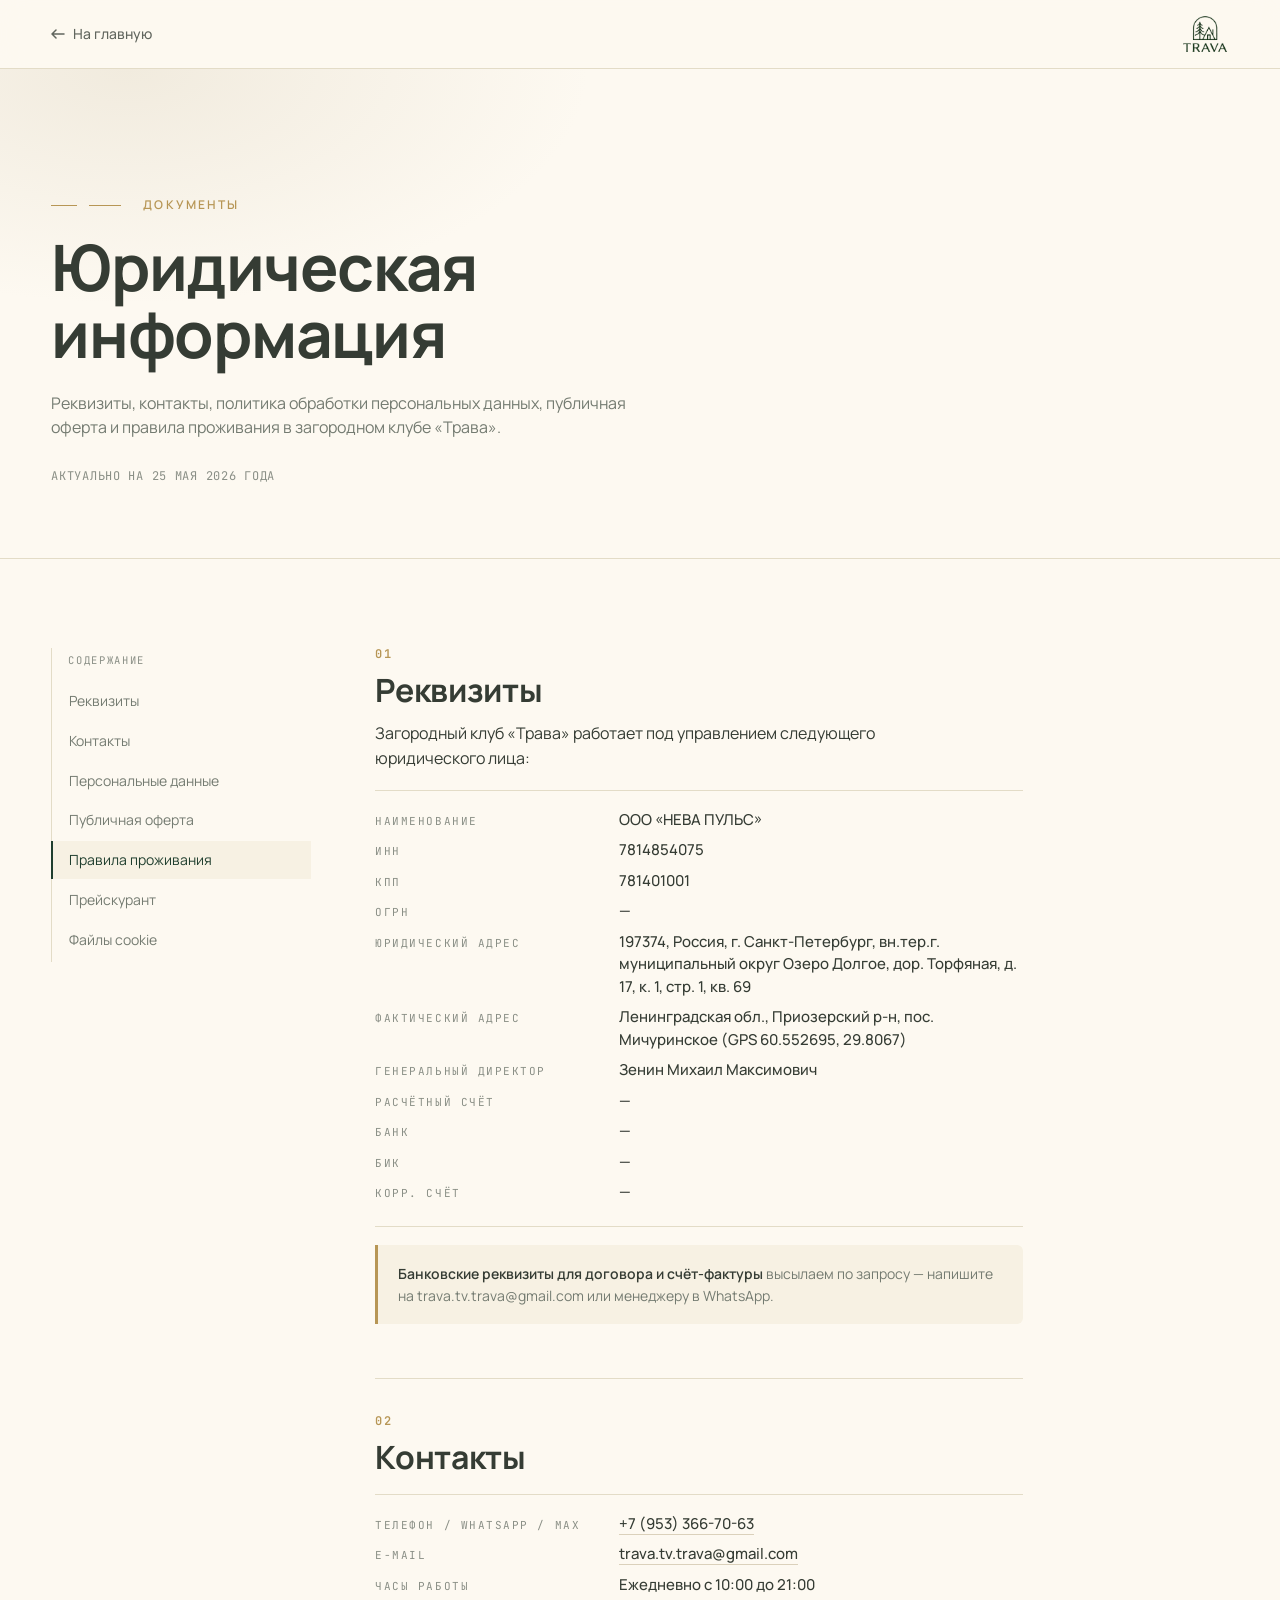
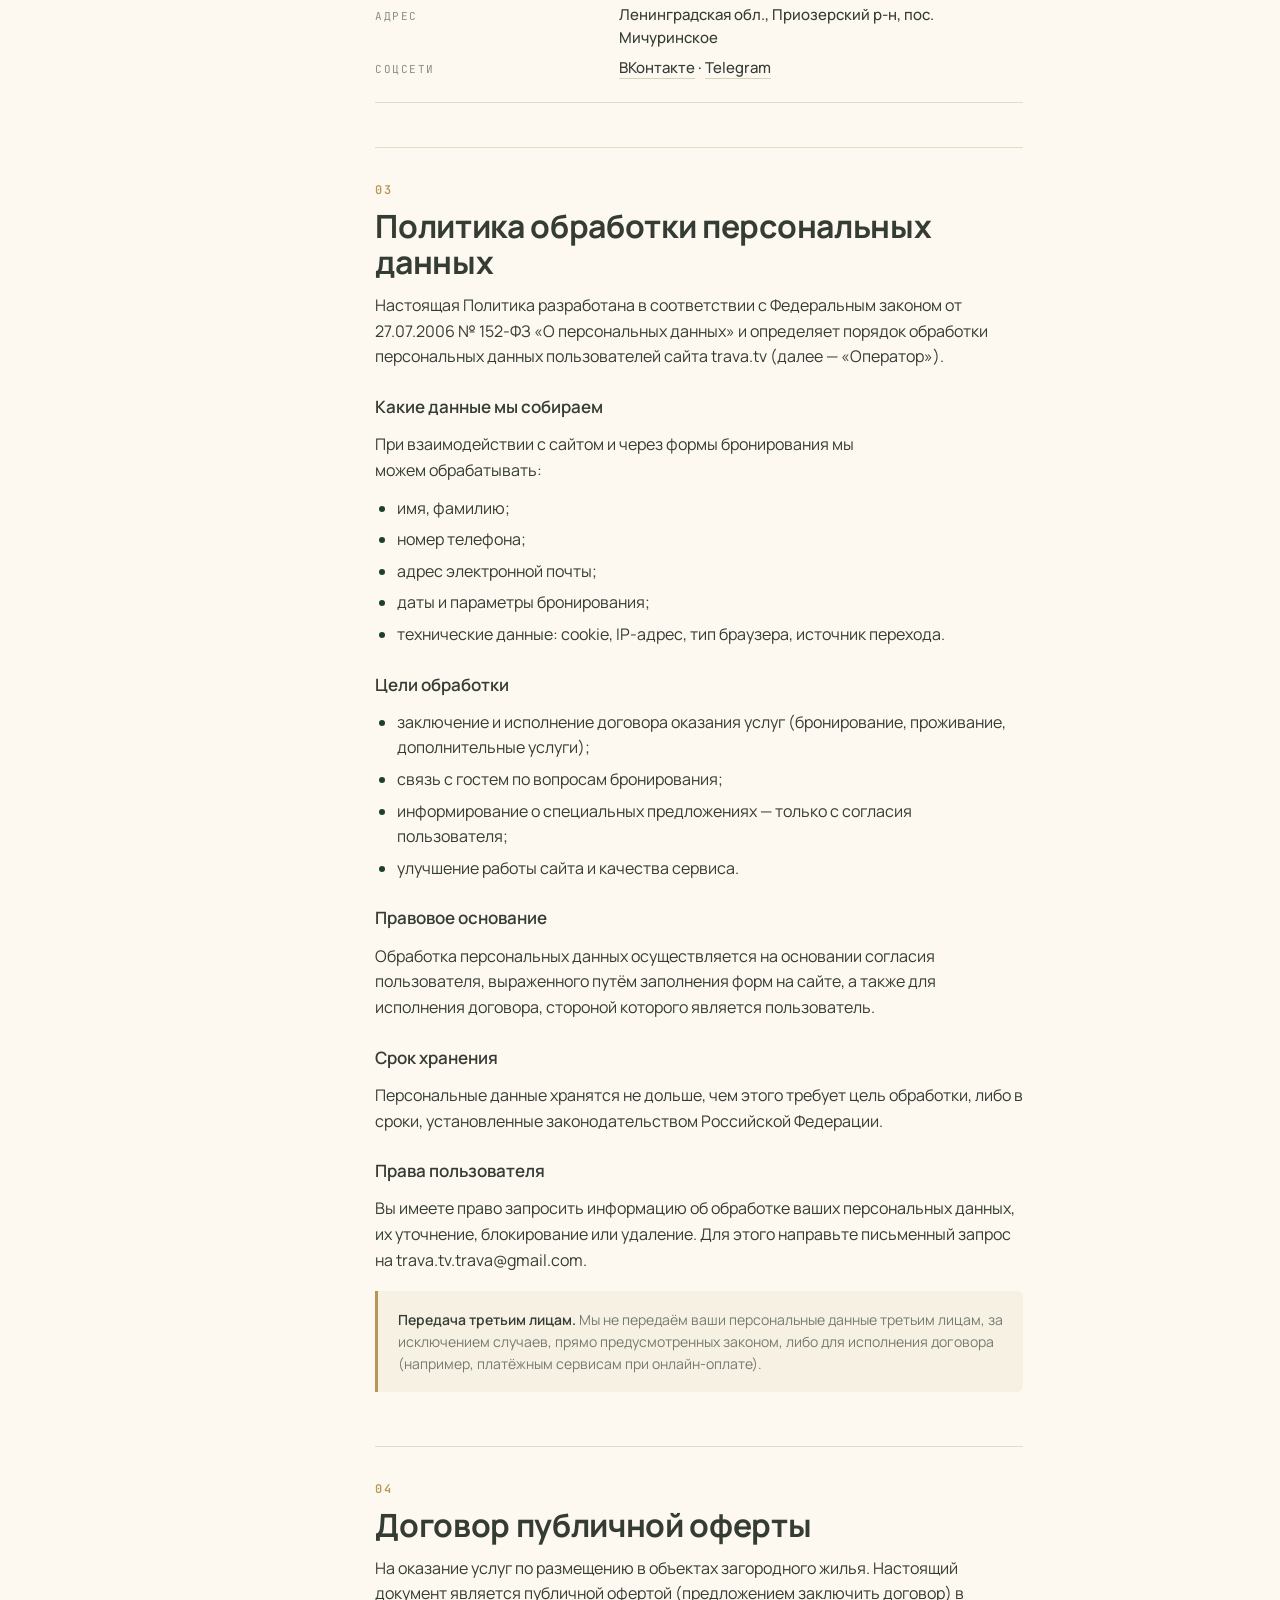
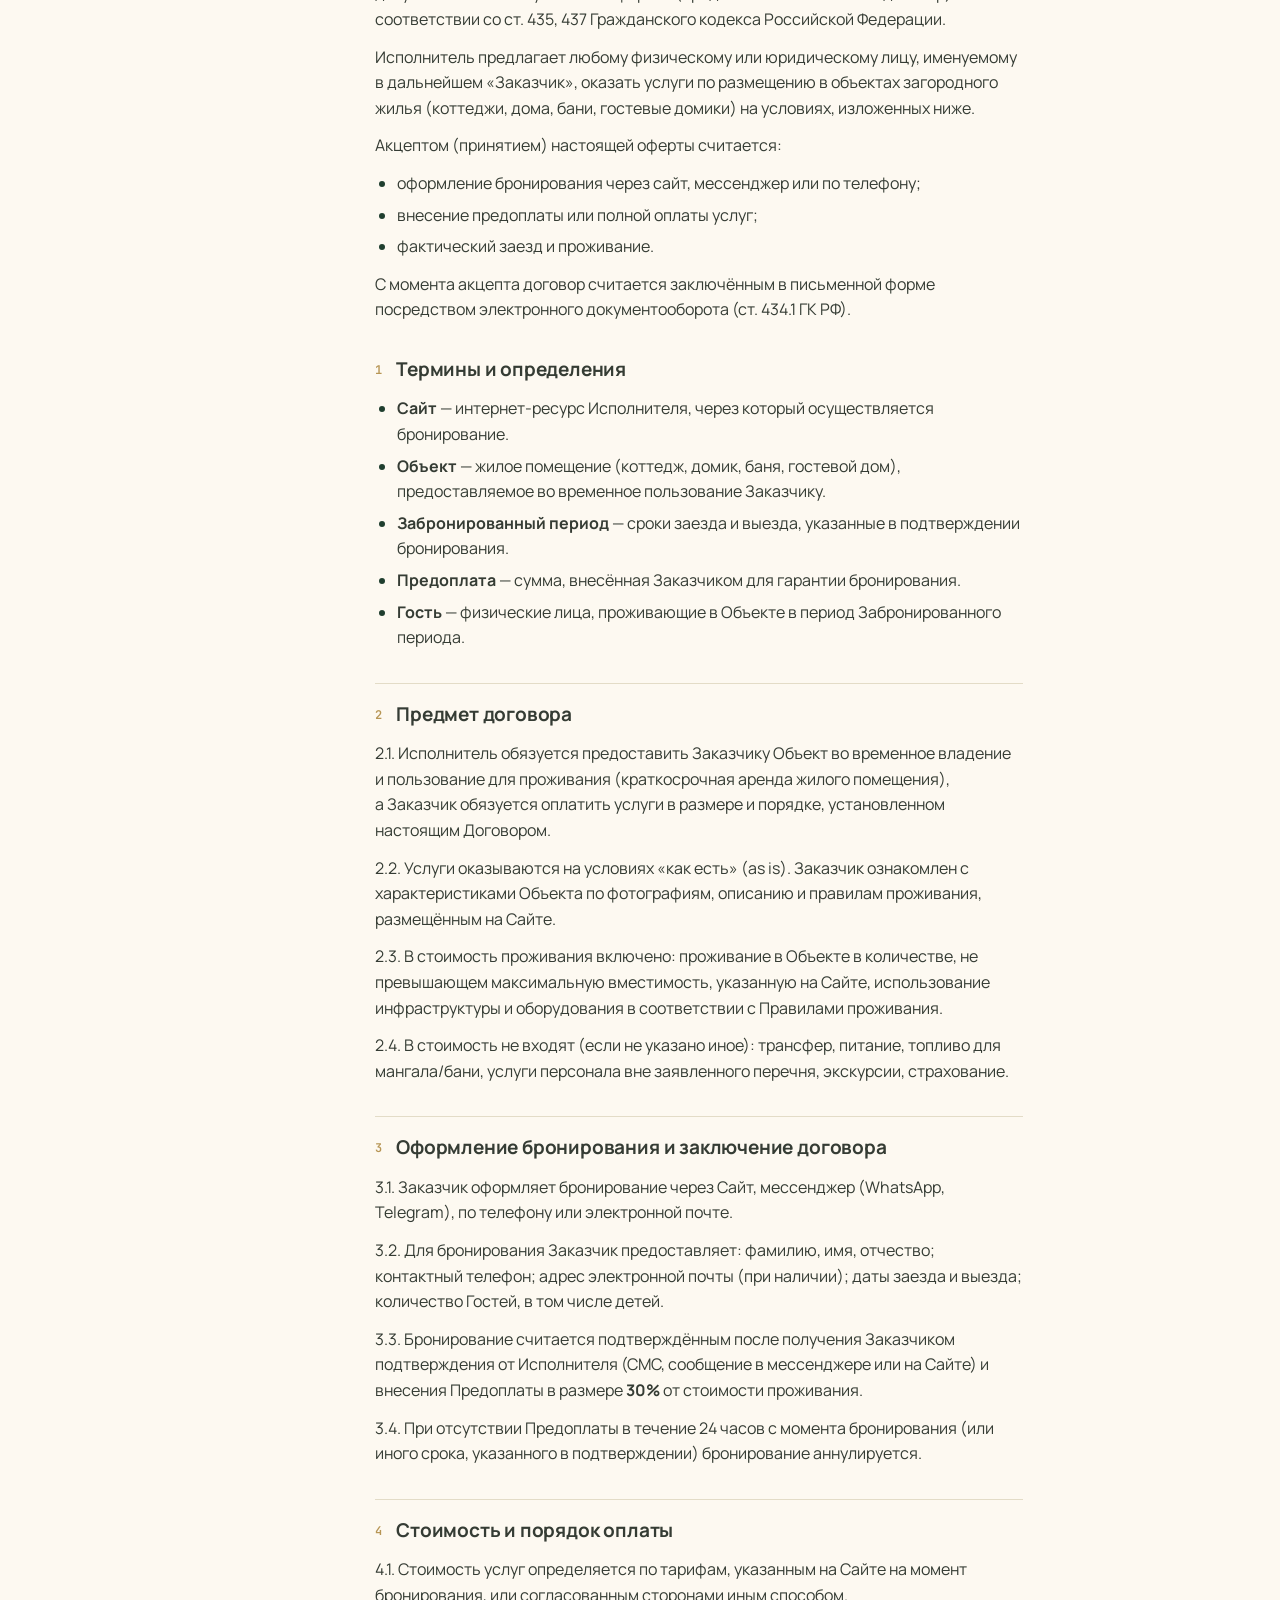
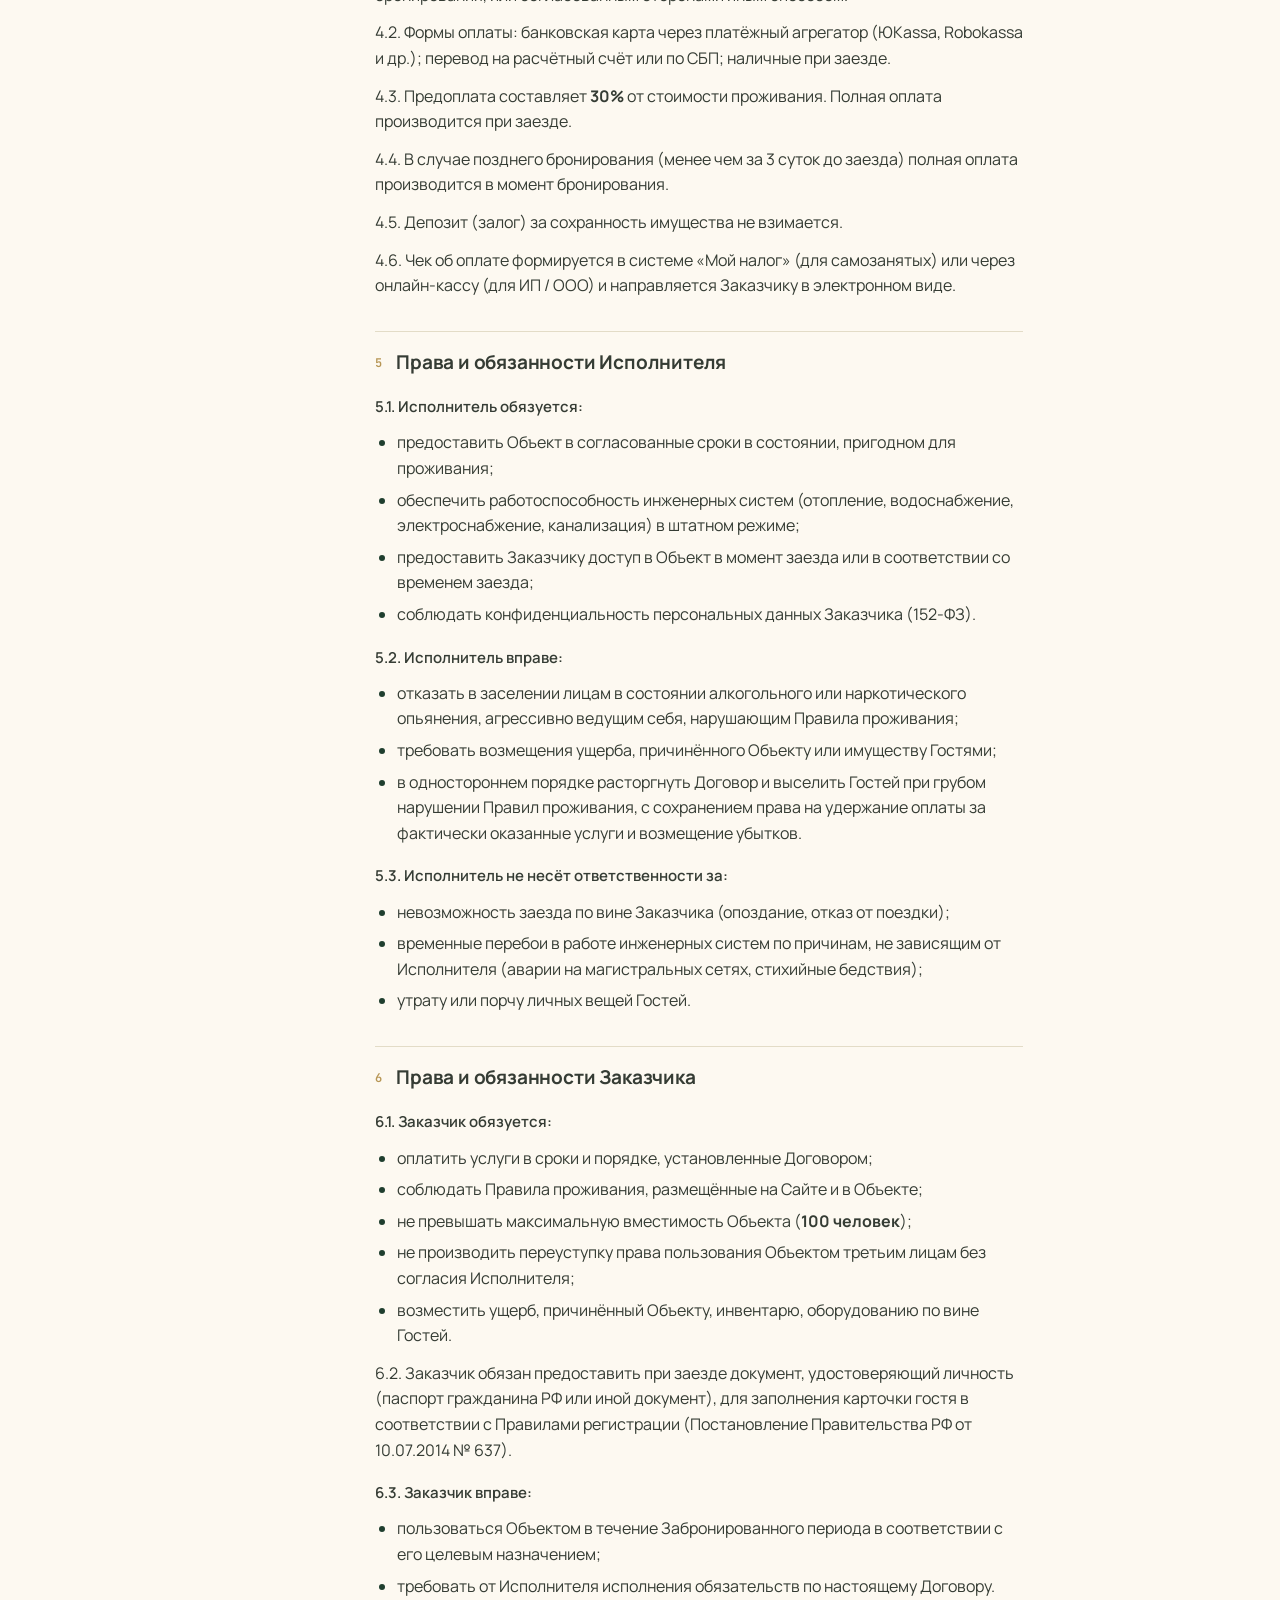
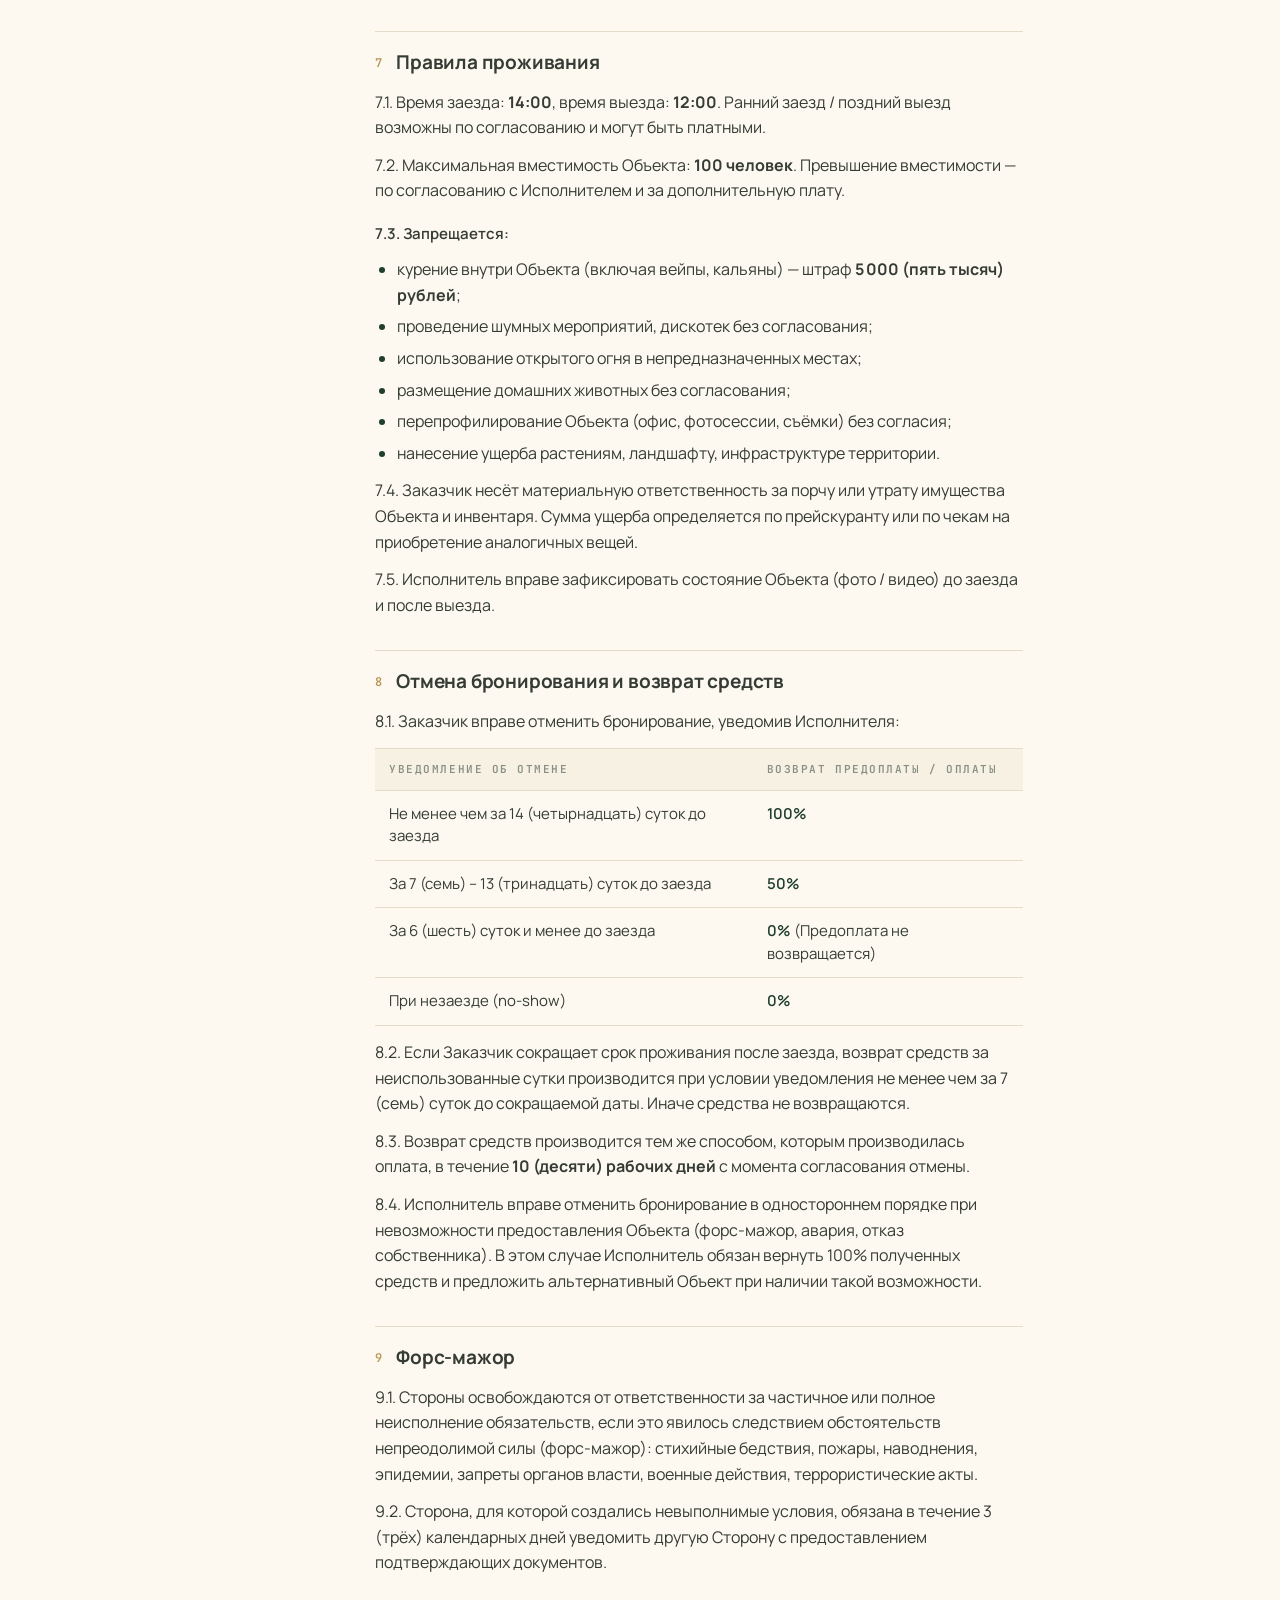
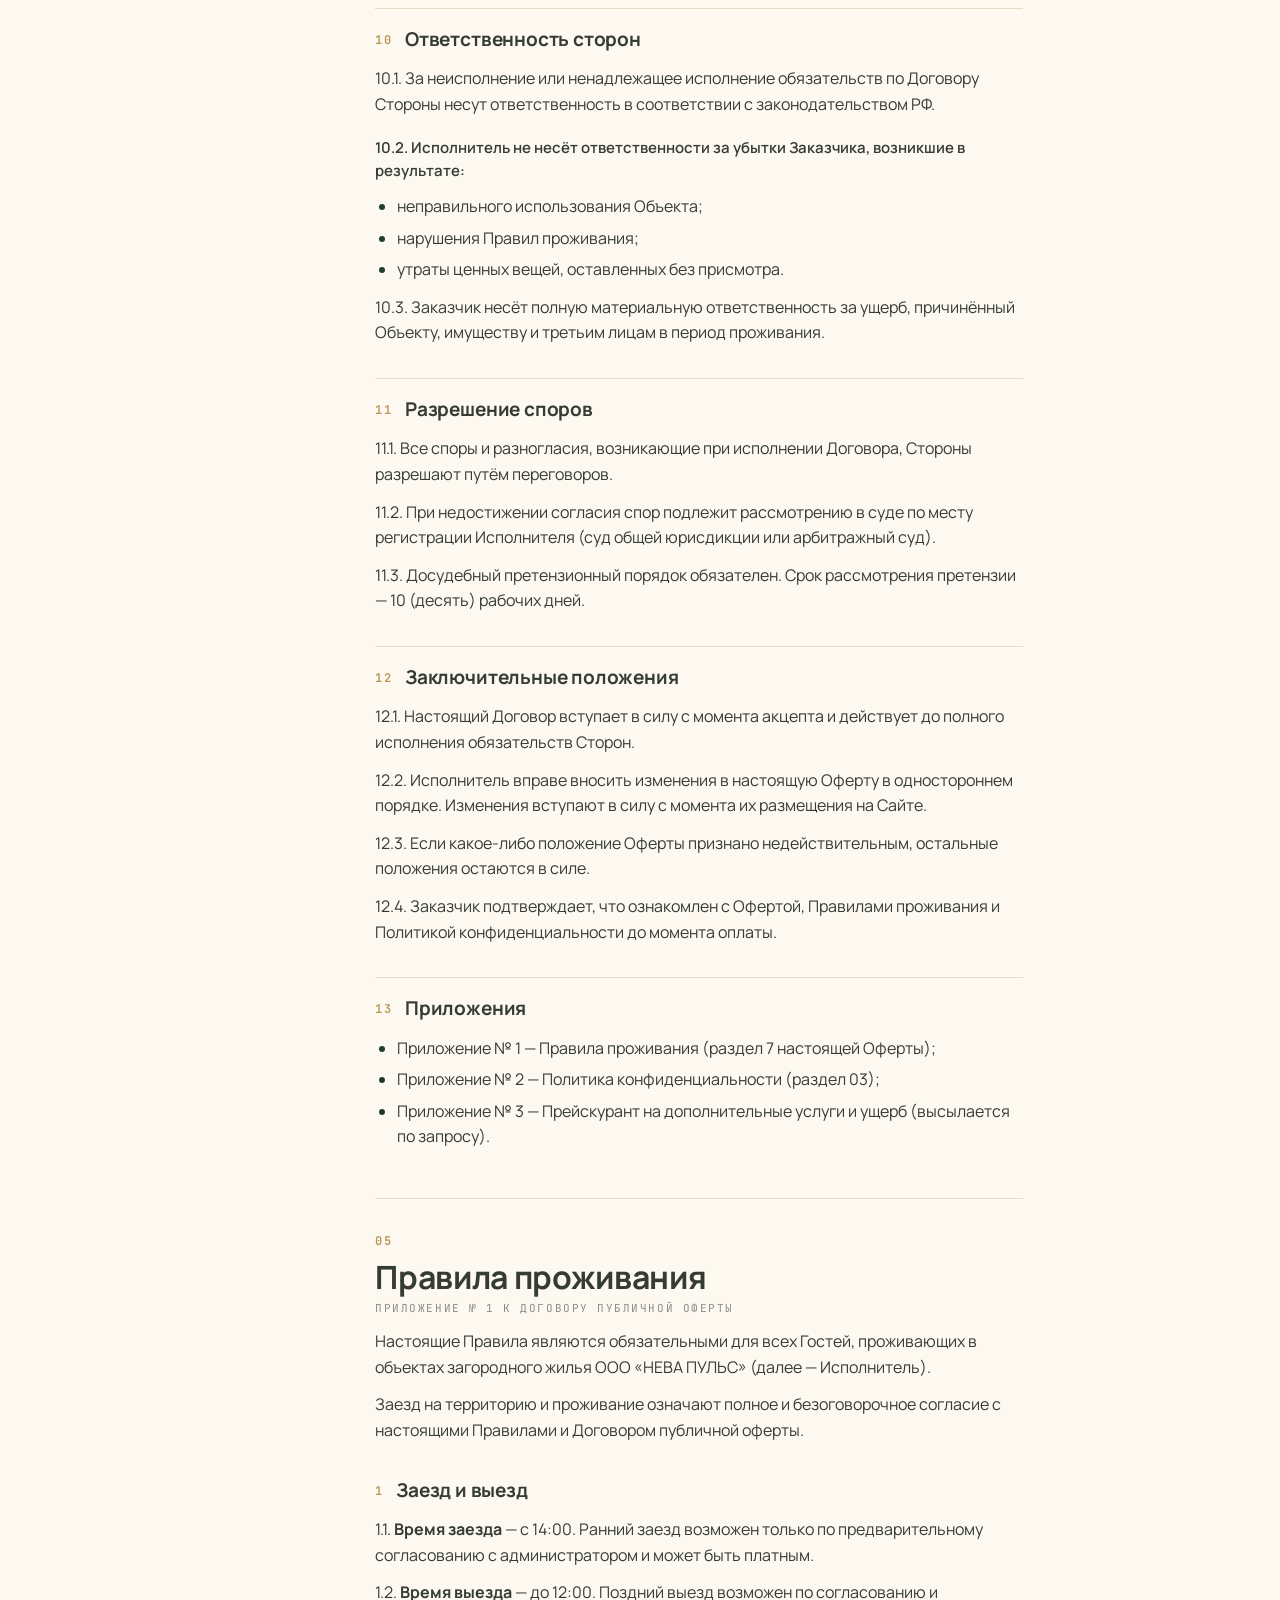
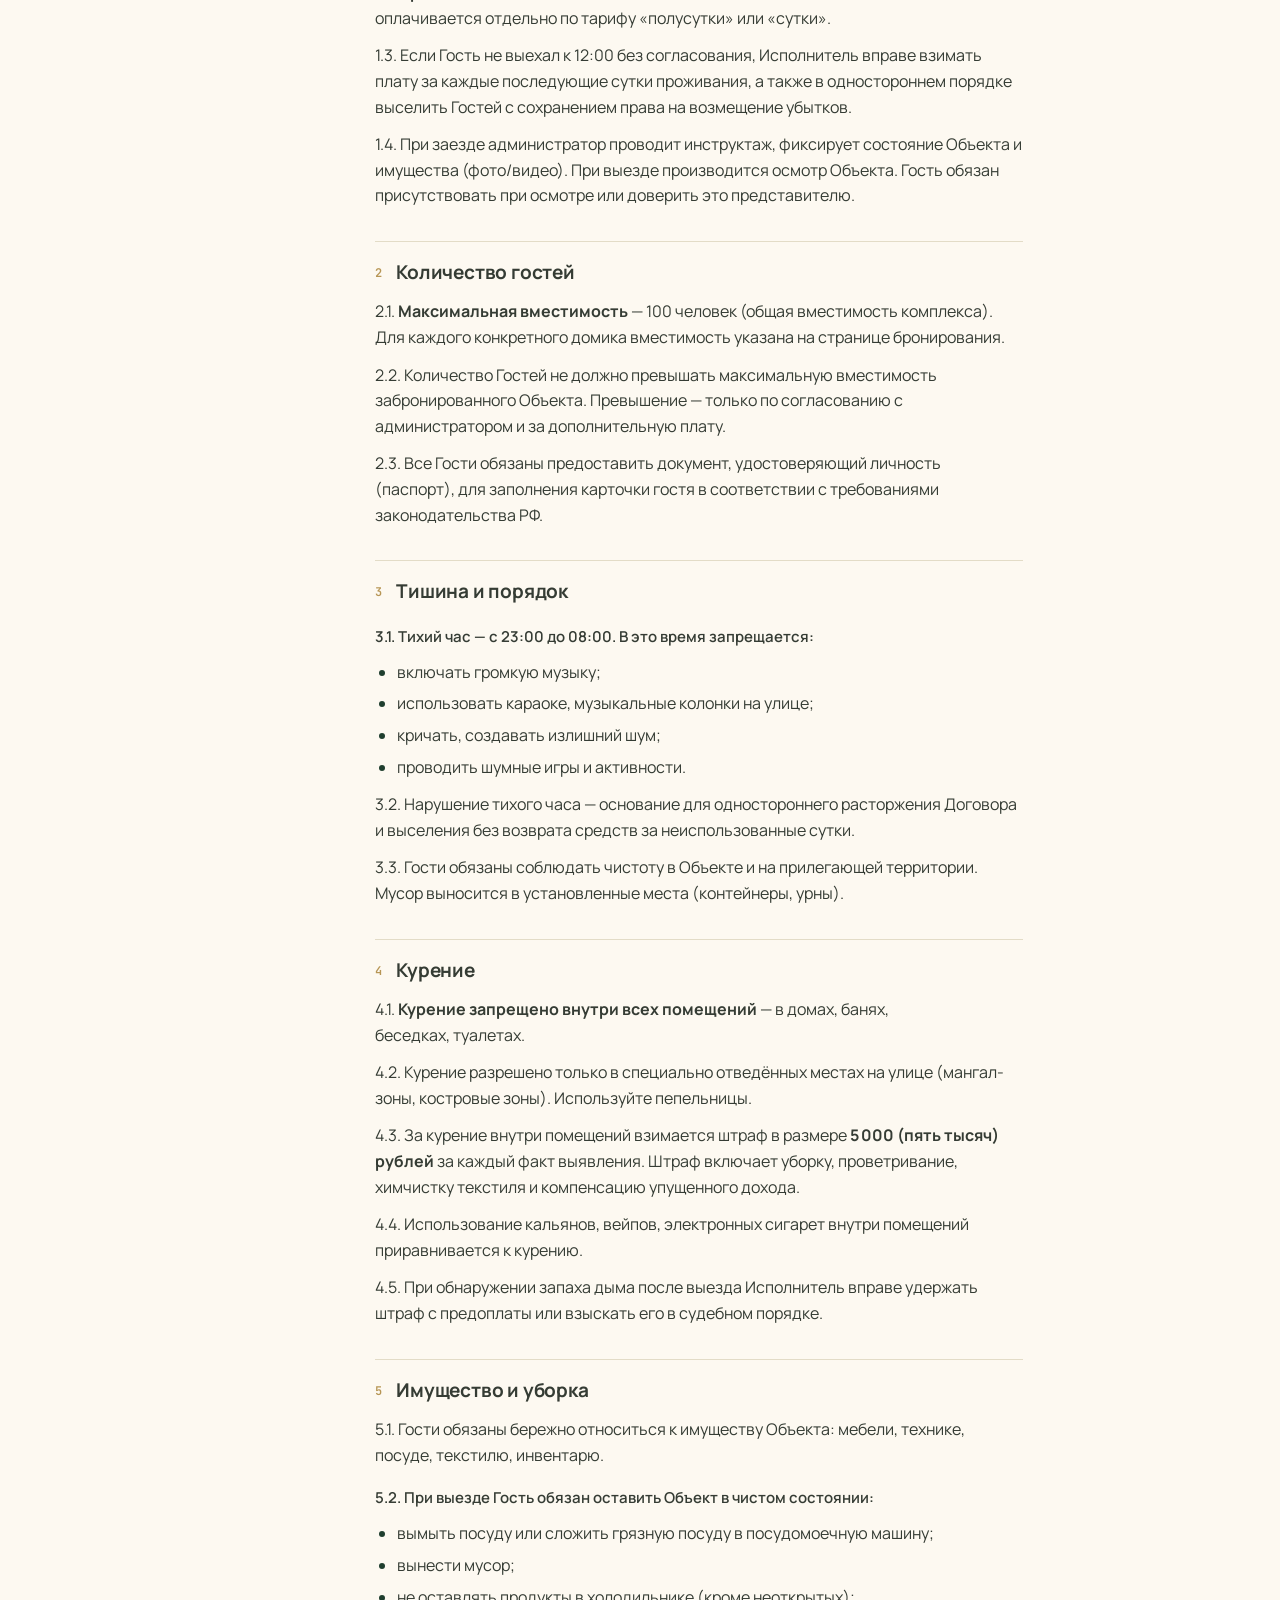
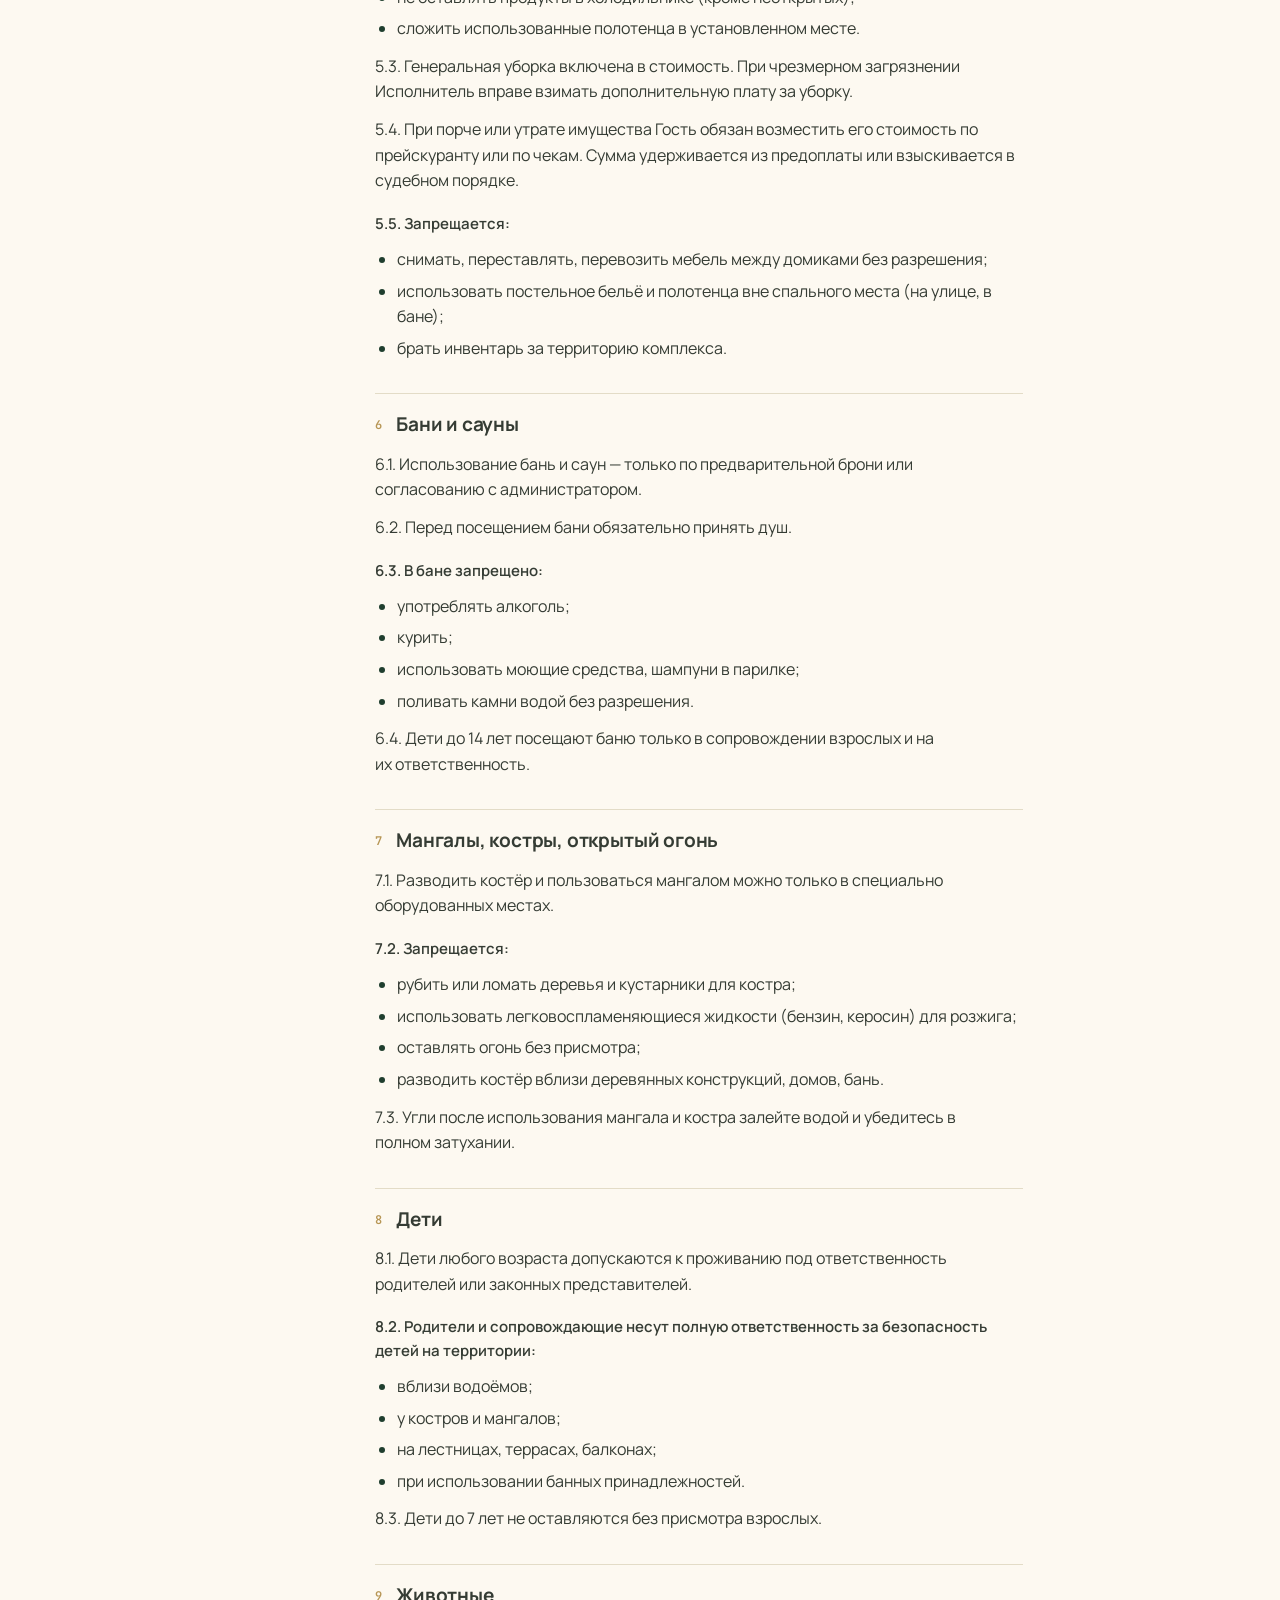
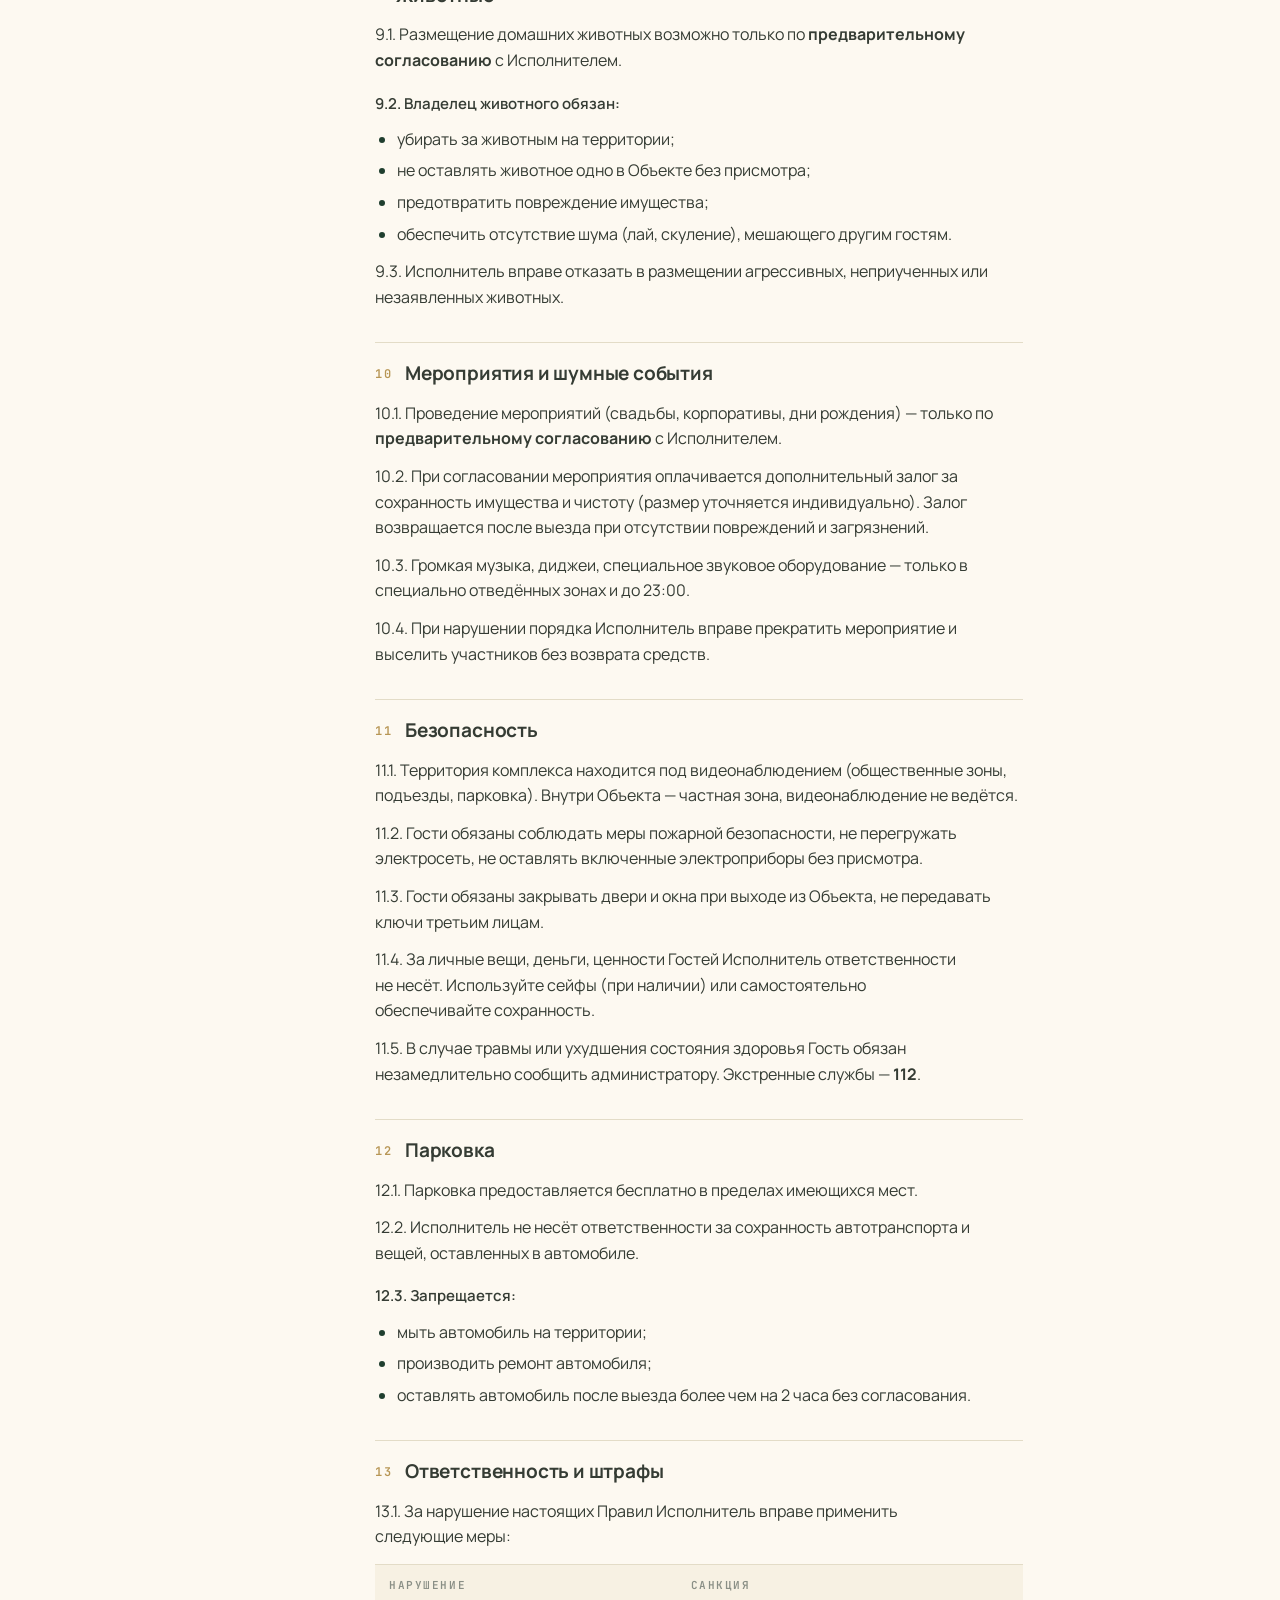
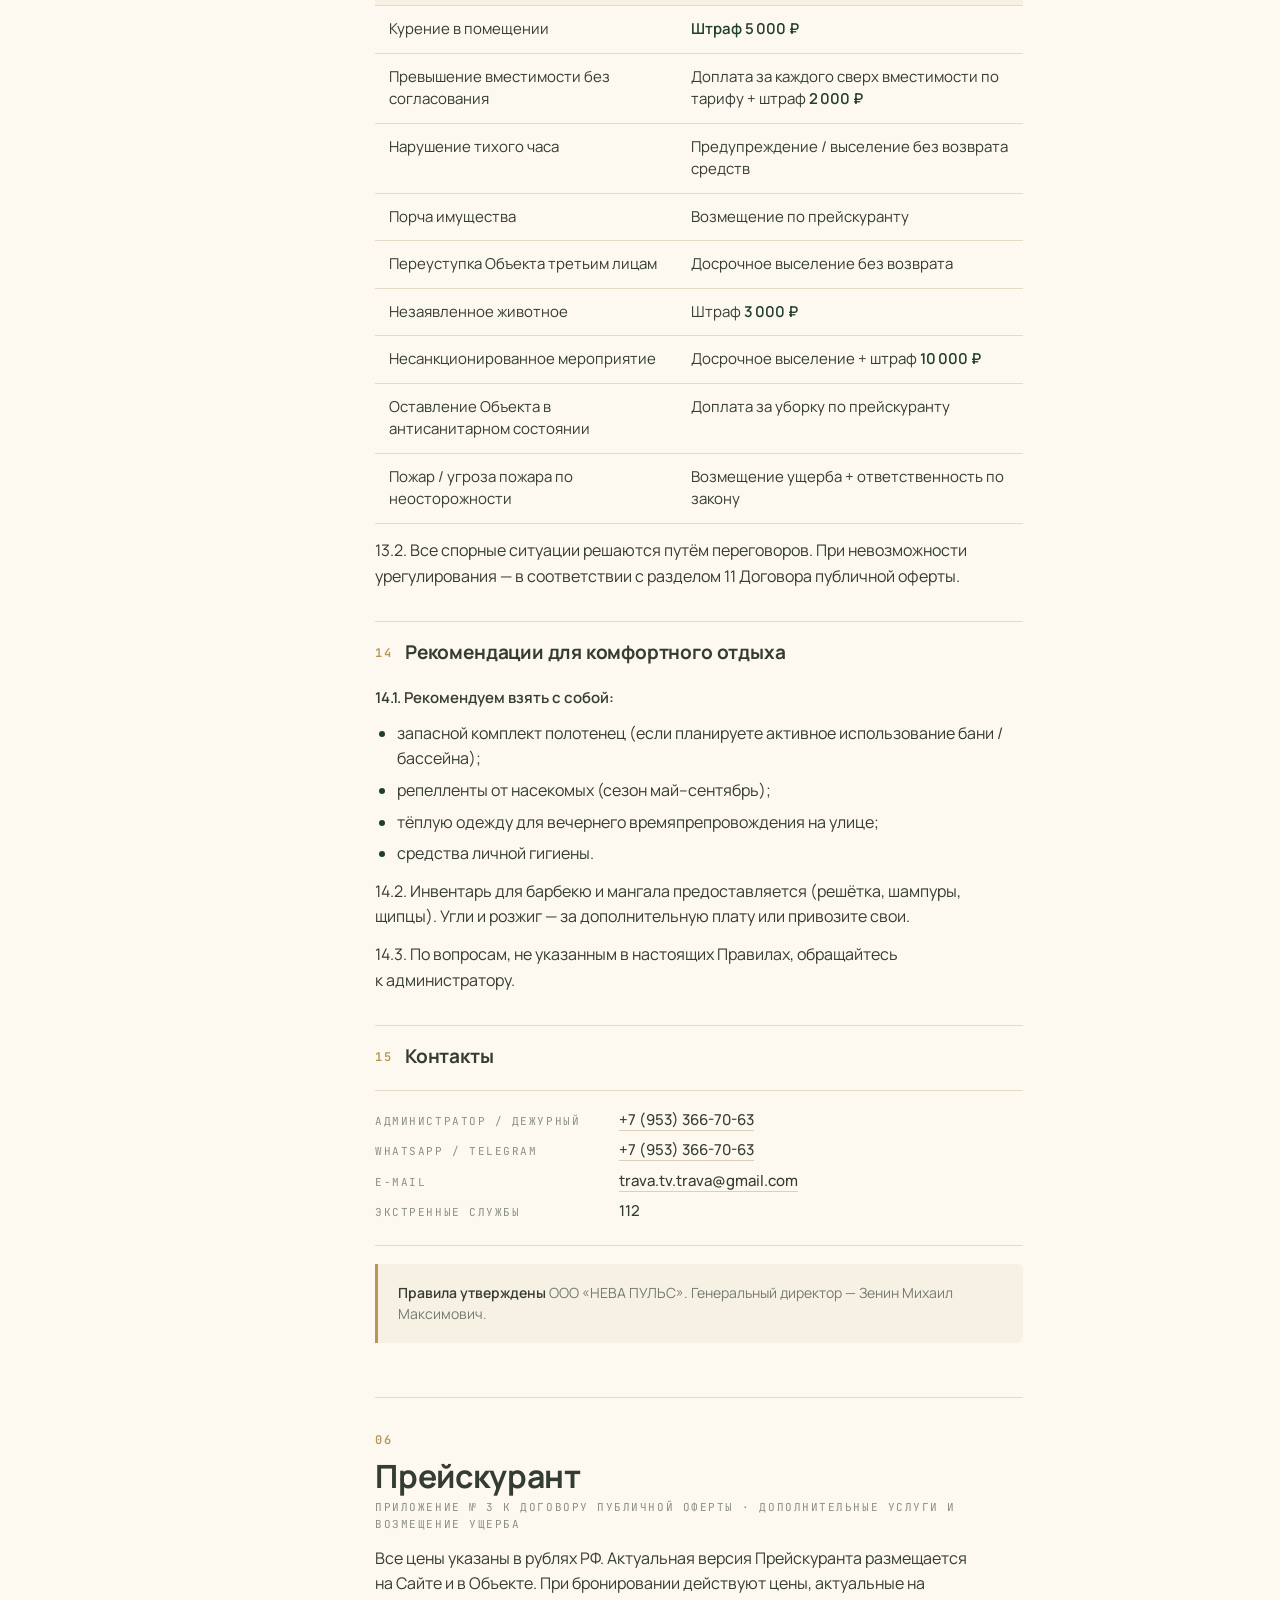
<file: legal.html>
<!doctype html>
<html lang="ru">
<head>
  <meta charset="utf-8" />
  <meta name="viewport" content="width=device-width, initial-scale=1, viewport-fit=cover" />
  <title>Юридическая информация — Загородный клуб TRAVA</title>
  <meta name="description" content="Реквизиты, контакты, политика обработки персональных данных, публичная оферта, правила бронирования и проживания загородного клуба TRAVA." />
  <meta name="robots" content="index, follow" />
  <link rel="canonical" href="https://trava.tv/legal.html" />

  <link rel="icon" type="image/png" sizes="32x32" href="media/favicon-32.png" />
  <link rel="icon" type="image/png" sizes="192x192" href="media/favicon-192.png" />
  <link rel="apple-touch-icon" href="media/apple-touch-icon.png" />

  <link rel="preconnect" href="https://fonts.googleapis.com" />
  <link rel="preconnect" href="https://fonts.gstatic.com" crossorigin />
  <link href="https://fonts.googleapis.com/css2?family=Manrope:wght@400;500;600;700;800&family=JetBrains+Mono:wght@400;500&display=swap" rel="stylesheet" />

  <link rel="stylesheet" href="styles.css" />

  <style>
    /* ===== Legal page — site-matched chrome ===== */
    .legal-nav {
      position: sticky; top: 0; z-index: 20;
      background: color-mix(in oklch, var(--paper) 94%, transparent);
      backdrop-filter: saturate(140%) blur(14px);
      -webkit-backdrop-filter: saturate(140%) blur(14px);
      border-bottom: 1px solid var(--line);
    }
    .legal-nav-inner {
      max-width: var(--container);
      margin: 0 auto;
      padding: 14px var(--pad-x);
      display: flex; align-items: center; justify-content: space-between; gap: 18px;
    }
    .legal-back {
      display: inline-flex; align-items: center; gap: 8px;
      color: var(--bark-900); opacity: 0.78; font-size: 14px;
      font-family: var(--font-display); font-weight: 500;
      transition: opacity .2s ease;
    }
    .legal-back:hover { opacity: 1; }
    .legal-back svg { width: 14px; height: 10px; }
    .legal-logo { display: inline-flex; align-items: center; }
    .legal-logo img { height: 40px; width: auto; display: block; }

    /* Hero */
    .legal-hero {
      padding: clamp(64px, 10vw, 120px) var(--pad-x) clamp(40px, 6vw, 72px);
      background:
        radial-gradient(ellipse 60% 80% at 10% 0%, color-mix(in oklch, var(--moss-200) 35%, transparent), transparent 60%),
        var(--paper);
      border-bottom: 1px solid var(--line);
    }
    .legal-hero-inner {
      max-width: var(--container); margin: 0 auto;
    }
    .legal-hero .eyebrow { margin-bottom: 18px; }
    .legal-hero h1 {
      font-family: var(--font-display);
      font-size: clamp(32px, 5vw, 64px);
      font-weight: 700; line-height: 1.05;
      letter-spacing: -0.02em;
      margin: 0;
      max-width: 18ch;
      text-wrap: balance;
    }
    .legal-hero .lede {
      margin-top: 24px;
      font-size: var(--fs-lede);
      max-width: 60ch;
    }
    .legal-meta {
      margin-top: 28px;
      font-family: var(--font-mono); font-size: 12px; letter-spacing: 0.06em;
      color: var(--bark-500);
      text-transform: uppercase;
    }

    /* Layout */
    .legal-body {
      padding: clamp(48px, 7vw, 96px) var(--pad-x) clamp(80px, 10vw, 140px);
    }
    .legal-grid {
      max-width: var(--container); margin: 0 auto;
      display: grid;
      grid-template-columns: 260px 1fr;
      gap: 64px;
      align-items: start;
    }
    @media (max-width: 900px) {
      .legal-grid { grid-template-columns: 1fr; gap: 32px; }
    }

    /* TOC */
    .legal-toc {
      position: sticky; top: 88px;
      padding: 4px 0;
      font-family: var(--font-display);
      font-size: 14px;
      display: flex; flex-direction: column; gap: 2px;
      border-left: 1px solid var(--line);
    }
    @media (max-width: 900px) {
      .legal-toc { position: static; border-left: 0; border-top: 1px solid var(--line); padding-top: 16px; }
    }
    .legal-toc a {
      display: block;
      padding: 8px 16px;
      color: var(--bark-700);
      transition: color .15s ease, border-color .15s ease, background .15s ease;
      border-left: 2px solid transparent;
      margin-left: -1px;
    }
    .legal-toc a:hover { color: var(--bark-900); }
    .legal-toc a.is-active {
      color: var(--moss-700);
      border-left-color: var(--moss-700);
      background: var(--paper-2);
    }
    .legal-toc-label {
      font-family: var(--font-mono); font-size: 10.5px;
      letter-spacing: 0.16em; text-transform: uppercase;
      color: var(--bark-500); padding: 0 16px 12px;
    }

    /* Main column */
    .legal-main { max-width: 72ch; }
    .legal-section {
      padding-block: 36px;
      border-bottom: 1px solid var(--line);
    }
    .legal-section:last-child { border-bottom: 0; }
    .legal-section:first-child { padding-top: 0; }
    .legal-section h2 {
      font-family: var(--font-display);
      font-size: clamp(24px, 2.6vw, 32px);
      font-weight: 700; line-height: 1.15;
      letter-spacing: -0.01em;
      margin: 0 0 8px;
    }
    .legal-section h2 .num {
      font-family: var(--font-mono); font-size: 12px;
      letter-spacing: 0.18em; text-transform: uppercase;
      color: var(--warm-gold);
      display: block; margin-bottom: 10px;
      font-weight: 600;
    }
    .legal-section h3 {
      font-family: var(--font-display);
      font-size: 17px; font-weight: 600;
      margin: 24px 0 8px;
    }
    .legal-section h3.legal-offer-h {
      font-size: 19px; font-weight: 700;
      margin-top: 32px;
      padding-top: 16px;
      border-top: 1px solid var(--line);
      letter-spacing: -0.01em;
    }
    .legal-section h3.legal-offer-h:first-of-type { border-top: 0; padding-top: 0; }
    .legal-section h3.legal-offer-h .num {
      font-family: var(--font-mono); font-size: 12px;
      letter-spacing: 0.16em; color: var(--warm-gold);
      font-weight: 600;
      display: inline-block; margin-right: 12px;
      vertical-align: 2px;
    }
    .legal-section h4 {
      font-family: var(--font-display);
      font-size: 15px; font-weight: 600;
      margin: 18px 0 6px;
      color: var(--bark-900);
    }
    .legal-table {
      margin: 14px 0;
      width: 100%;
      border-collapse: collapse;
      font-size: 15px;
      line-height: 1.5;
      border-top: 1px solid var(--line);
    }
    .legal-table th, .legal-table td {
      padding: 12px 14px;
      text-align: left;
      border-bottom: 1px solid var(--line);
      vertical-align: top;
    }
    .legal-table th {
      font-family: var(--font-mono); font-size: 11px;
      letter-spacing: 0.14em; text-transform: uppercase;
      color: var(--bark-500); font-weight: 600;
      background: var(--paper-2);
    }
    .legal-table td b {
      font-family: var(--font-display); font-weight: 600; color: var(--moss-700);
    }
    @media (max-width: 540px) {
      .legal-table th, .legal-table td { padding: 10px 10px; font-size: 14px; }
    }
    .legal-section p {
      font-size: 16px; line-height: 1.6;
      color: var(--bark-900); margin: 12px 0;
      text-wrap: pretty;
    }
    .legal-section ul, .legal-section ol {
      margin: 12px 0; padding-left: 22px;
      font-size: 16px; line-height: 1.6;
      color: var(--bark-900);
    }
    .legal-section li { margin: 6px 0; }
    .legal-section li::marker { color: var(--moss-700); }

    /* Реквизиты table */
    .legal-req {
      margin: 18px 0 8px;
      display: grid;
      grid-template-columns: 220px 1fr;
      gap: 4px 24px;
      font-size: 15px;
      line-height: 1.5;
      border-top: 1px solid var(--line);
      border-bottom: 1px solid var(--line);
      padding: 18px 0;
    }
    @media (max-width: 600px) {
      .legal-req { grid-template-columns: 1fr; gap: 2px 0; }
      .legal-req dt { padding-top: 10px; }
      .legal-req dt:first-child { padding-top: 0; }
    }
    .legal-req dt {
      font-family: var(--font-mono); font-size: 11px;
      letter-spacing: 0.14em; text-transform: uppercase;
      color: var(--bark-500);
      padding-top: 4px;
    }
    .legal-req dd {
      margin: 0;
      font-family: var(--font-display); font-weight: 500;
      color: var(--bark-900);
      padding-bottom: 4px;
    }
    .legal-req dd a { color: inherit; border-bottom: 1px solid var(--line-strong); transition: border-color .2s ease; }
    .legal-req dd a:hover { border-color: var(--moss-700); }

    /* Note callout */
    .legal-note {
      margin: 18px 0;
      padding: 18px 20px;
      background: var(--paper-2);
      border-left: 3px solid var(--warm-gold);
      border-radius: 0 var(--radius-sm) var(--radius-sm) 0;
      font-size: 14px;
      color: var(--bark-700);
      line-height: 1.55;
    }
    .legal-note strong { color: var(--bark-900); font-weight: 600; }

    /* Foot */
    .legal-foot {
      background: var(--moss-900);
      color: var(--paper);
      padding: 48px var(--pad-x) 28px;
    }
    .legal-foot-inner {
      max-width: var(--container); margin: 0 auto;
      display: flex; flex-wrap: wrap; gap: 18px;
      justify-content: space-between; align-items: center;
      font-family: var(--font-mono); font-size: 12px;
      letter-spacing: 0.06em;
      opacity: 0.7;
    }
    .legal-foot a { opacity: 1; border-bottom: 1px solid oklch(1 0 0 / 0.2); padding-bottom: 1px; }
    .legal-foot a:hover { border-color: var(--warm-gold); }
  </style>
</head>
<body>

  <nav class="legal-nav" aria-label="Навигация">
    <div class="legal-nav-inner">
      <a href="index.html" class="legal-back" aria-label="Назад на главную">
        <svg viewBox="0 0 14 10" fill="none" aria-hidden="true">
          <path d="M13 5H1m0 0l4 4M1 5l4-4" stroke="currentColor" stroke-width="1.5" stroke-linecap="round"/>
        </svg>
        На главную
      </a>
      <a href="index.html" class="legal-logo" aria-label="Trava">
        <img src="media/logo-trava-dark.png" alt="TRAVA" />
      </a>
    </div>
  </nav>

  <header class="legal-hero">
    <div class="legal-hero-inner">
      <span class="eyebrow"><span class="line" style="display:inline-block;width:32px;height:1px;background:var(--warm-gold);margin-right:10px;vertical-align:middle"></span>Документы</span>
      <h1>Юридическая информация</h1>
      <p class="lede">Реквизиты, контакты, политика обработки персональных данных, публичная оферта и правила проживания в загородном клубе «Трава».</p>
      <div class="legal-meta">Актуально на 25 мая 2026 года</div>
    </div>
  </header>

  <main class="legal-body">
    <div class="legal-grid">

      <aside class="legal-toc" aria-label="Содержание">
        <div class="legal-toc-label">Содержание</div>
        <a href="#requisites" class="is-active">Реквизиты</a>
        <a href="#contacts">Контакты</a>
        <a href="#privacy">Персональные данные</a>
        <a href="#offer">Публичная оферта</a>
        <a href="#house-rules">Правила проживания</a>
        <a href="#pricing">Прейскурант</a>
        <a href="#cookies">Файлы cookie</a>
      </aside>

      <div class="legal-main">

        <section id="requisites" class="legal-section">
          <h2><span class="num">01</span>Реквизиты</h2>
          <p>Загородный клуб «Трава» работает под управлением следующего юридического лица:</p>
          <dl class="legal-req">
            <dt>Наименование</dt>
            <dd>ООО «НЕВА ПУЛЬС»</dd>

            <dt>ИНН</dt>
            <dd>7814854075</dd>

            <dt>КПП</dt>
            <dd>781401001</dd>

            <dt>ОГРН</dt>
            <dd>—</dd>

            <dt>Юридический адрес</dt>
            <dd>197374, Россия, г. Санкт-Петербург, вн.тер.г. муниципальный округ Озеро Долгое, дор. Торфяная, д. 17, к. 1, стр. 1, кв. 69</dd>

            <dt>Фактический адрес</dt>
            <dd>Ленинградская обл., Приозерский р-н, пос. Мичуринское (GPS 60.552695, 29.8067)</dd>

            <dt>Генеральный директор</dt>
            <dd>Зенин Михаил Максимович</dd>

            <dt>Расчётный счёт</dt>
            <dd>—</dd>

            <dt>Банк</dt>
            <dd>—</dd>

            <dt>БИК</dt>
            <dd>—</dd>

            <dt>Корр. счёт</dt>
            <dd>—</dd>
          </dl>
          <div class="legal-note">
            <strong>Банковские реквизиты для договора и счёт-фактуры</strong> высылаем по запросу — напишите на <a href="mailto:trava.tv.trava@gmail.com">trava.tv.trava@gmail.com</a> или менеджеру в WhatsApp.
          </div>
        </section>

        <section id="contacts" class="legal-section">
          <h2><span class="num">02</span>Контакты</h2>
          <dl class="legal-req">
            <dt>Телефон / WhatsApp / MAX</dt>
            <dd><a href="tel:+79533667063">+7 (953) 366-70-63</a></dd>

            <dt>E-mail</dt>
            <dd><a href="mailto:trava.tv.trava@gmail.com">trava.tv.trava@gmail.com</a></dd>

            <dt>Часы работы</dt>
            <dd>Ежедневно с 10:00 до 21:00</dd>

            <dt>Адрес</dt>
            <dd>Ленинградская обл., Приозерский р-н, пос. Мичуринское</dd>

            <dt>Соцсети</dt>
            <dd>
              <a href="https://vk.com/clubtrava_tv" target="_blank" rel="noopener">ВКонтакте</a> ·
              <a href="https://t.me/clubtrava" target="_blank" rel="noopener">Telegram</a>
            </dd>
          </dl>
        </section>

        <section id="privacy" class="legal-section">
          <h2><span class="num">03</span>Политика обработки персональных данных</h2>
          <p>Настоящая Политика разработана в соответствии с Федеральным законом от 27.07.2006 № 152-ФЗ «О персональных данных» и определяет порядок обработки персональных данных пользователей сайта trava.tv (далее — «Оператор»).</p>

          <h3>Какие данные мы собираем</h3>
          <p>При взаимодействии с сайтом и через формы бронирования мы можем обрабатывать:</p>
          <ul>
            <li>имя, фамилию;</li>
            <li>номер телефона;</li>
            <li>адрес электронной почты;</li>
            <li>даты и параметры бронирования;</li>
            <li>технические данные: cookie, IP-адрес, тип браузера, источник перехода.</li>
          </ul>

          <h3>Цели обработки</h3>
          <ul>
            <li>заключение и исполнение договора оказания услуг (бронирование, проживание, дополнительные услуги);</li>
            <li>связь с гостем по вопросам бронирования;</li>
            <li>информирование о специальных предложениях — только с согласия пользователя;</li>
            <li>улучшение работы сайта и качества сервиса.</li>
          </ul>

          <h3>Правовое основание</h3>
          <p>Обработка персональных данных осуществляется на основании согласия пользователя, выраженного путём заполнения форм на сайте, а также для исполнения договора, стороной которого является пользователь.</p>

          <h3>Срок хранения</h3>
          <p>Персональные данные хранятся не дольше, чем этого требует цель обработки, либо в сроки, установленные законодательством Российской Федерации.</p>

          <h3>Права пользователя</h3>
          <p>Вы имеете право запросить информацию об обработке ваших персональных данных, их уточнение, блокирование или удаление. Для этого направьте письменный запрос на <a href="mailto:trava.tv.trava@gmail.com">trava.tv.trava@gmail.com</a>.</p>

          <div class="legal-note">
            <strong>Передача третьим лицам.</strong> Мы не передаём ваши персональные данные третьим лицам, за исключением случаев, прямо предусмотренных законом, либо для исполнения договора (например, платёжным сервисам при онлайн-оплате).
          </div>
        </section>

        <section id="offer" class="legal-section">
          <h2><span class="num">04</span>Договор публичной оферты</h2>
          <p>На оказание услуг по размещению в объектах загородного жилья. Настоящий документ является публичной офертой (предложением заключить договор) в соответствии со ст. 435, 437 Гражданского кодекса Российской Федерации.</p>
          <p>Исполнитель предлагает любому физическому или юридическому лицу, именуемому в дальнейшем «Заказчик», оказать услуги по размещению в объектах загородного жилья (коттеджи, дома, бани, гостевые домики) на условиях, изложенных ниже.</p>
          <p>Акцептом (принятием) настоящей оферты считается:</p>
          <ul>
            <li>оформление бронирования через сайт, мессенджер или по телефону;</li>
            <li>внесение предоплаты или полной оплаты услуг;</li>
            <li>фактический заезд и проживание.</li>
          </ul>
          <p>С момента акцепта договор считается заключённым в письменной форме посредством электронного документооборота (ст. 434.1 ГК РФ).</p>

          <h3 class="legal-offer-h"><span class="num">1</span>Термины и определения</h3>
          <ul>
            <li><b>Сайт</b> — интернет-ресурс Исполнителя, через который осуществляется бронирование.</li>
            <li><b>Объект</b> — жилое помещение (коттедж, домик, баня, гостевой дом), предоставляемое во временное пользование Заказчику.</li>
            <li><b>Забронированный период</b> — сроки заезда и выезда, указанные в подтверждении бронирования.</li>
            <li><b>Предоплата</b> — сумма, внесённая Заказчиком для гарантии бронирования.</li>
            <li><b>Гость</b> — физические лица, проживающие в Объекте в период Забронированного периода.</li>
          </ul>

          <h3 class="legal-offer-h"><span class="num">2</span>Предмет договора</h3>
          <p>2.1. Исполнитель обязуется предоставить Заказчику Объект во временное владение и пользование для проживания (краткосрочная аренда жилого помещения), а Заказчик обязуется оплатить услуги в размере и порядке, установленном настоящим Договором.</p>
          <p>2.2. Услуги оказываются на условиях «как есть» (as is). Заказчик ознакомлен с характеристиками Объекта по фотографиям, описанию и правилам проживания, размещённым на Сайте.</p>
          <p>2.3. В стоимость проживания включено: проживание в Объекте в количестве, не превышающем максимальную вместимость, указанную на Сайте, использование инфраструктуры и оборудования в соответствии с Правилами проживания.</p>
          <p>2.4. В стоимость не входят (если не указано иное): трансфер, питание, топливо для мангала/бани, услуги персонала вне заявленного перечня, экскурсии, страхование.</p>

          <h3 class="legal-offer-h"><span class="num">3</span>Оформление бронирования и заключение договора</h3>
          <p>3.1. Заказчик оформляет бронирование через Сайт, мессенджер (WhatsApp, Telegram), по телефону или электронной почте.</p>
          <p>3.2. Для бронирования Заказчик предоставляет: фамилию, имя, отчество; контактный телефон; адрес электронной почты (при наличии); даты заезда и выезда; количество Гостей, в том числе детей.</p>
          <p>3.3. Бронирование считается подтверждённым после получения Заказчиком подтверждения от Исполнителя (СМС, сообщение в мессенджере или на Сайте) и внесения Предоплаты в размере <b>30%</b> от стоимости проживания.</p>
          <p>3.4. При отсутствии Предоплаты в течение 24 часов с момента бронирования (или иного срока, указанного в подтверждении) бронирование аннулируется.</p>

          <h3 class="legal-offer-h"><span class="num">4</span>Стоимость и порядок оплаты</h3>
          <p>4.1. Стоимость услуг определяется по тарифам, указанным на Сайте на момент бронирования, или согласованным сторонами иным способом.</p>
          <p>4.2. Формы оплаты: банковская карта через платёжный агрегатор (ЮKassa, Robokassa и др.); перевод на расчётный счёт или по СБП; наличные при заезде.</p>
          <p>4.3. Предоплата составляет <b>30%</b> от стоимости проживания. Полная оплата производится при заезде.</p>
          <p>4.4. В случае позднего бронирования (менее чем за 3 суток до заезда) полная оплата производится в момент бронирования.</p>
          <p>4.5. Депозит (залог) за сохранность имущества не взимается.</p>
          <p>4.6. Чек об оплате формируется в системе «Мой налог» (для самозанятых) или через онлайн-кассу (для ИП / ООО) и направляется Заказчику в электронном виде.</p>

          <h3 class="legal-offer-h"><span class="num">5</span>Права и обязанности Исполнителя</h3>
          <h4>5.1. Исполнитель обязуется:</h4>
          <ul>
            <li>предоставить Объект в согласованные сроки в состоянии, пригодном для проживания;</li>
            <li>обеспечить работоспособность инженерных систем (отопление, водоснабжение, электроснабжение, канализация) в штатном режиме;</li>
            <li>предоставить Заказчику доступ в Объект в момент заезда или в соответствии со временем заезда;</li>
            <li>соблюдать конфиденциальность персональных данных Заказчика (152-ФЗ).</li>
          </ul>
          <h4>5.2. Исполнитель вправе:</h4>
          <ul>
            <li>отказать в заселении лицам в состоянии алкогольного или наркотического опьянения, агрессивно ведущим себя, нарушающим Правила проживания;</li>
            <li>требовать возмещения ущерба, причинённого Объекту или имуществу Гостями;</li>
            <li>в одностороннем порядке расторгнуть Договор и выселить Гостей при грубом нарушении Правил проживания, с сохранением права на удержание оплаты за фактически оказанные услуги и возмещение убытков.</li>
          </ul>
          <h4>5.3. Исполнитель не несёт ответственности за:</h4>
          <ul>
            <li>невозможность заезда по вине Заказчика (опоздание, отказ от поездки);</li>
            <li>временные перебои в работе инженерных систем по причинам, не зависящим от Исполнителя (аварии на магистральных сетях, стихийные бедствия);</li>
            <li>утрату или порчу личных вещей Гостей.</li>
          </ul>

          <h3 class="legal-offer-h"><span class="num">6</span>Права и обязанности Заказчика</h3>
          <h4>6.1. Заказчик обязуется:</h4>
          <ul>
            <li>оплатить услуги в сроки и порядке, установленные Договором;</li>
            <li>соблюдать Правила проживания, размещённые на Сайте и в Объекте;</li>
            <li>не превышать максимальную вместимость Объекта (<b>100 человек</b>);</li>
            <li>не производить переуступку права пользования Объектом третьим лицам без согласия Исполнителя;</li>
            <li>возместить ущерб, причинённый Объекту, инвентарю, оборудованию по вине Гостей.</li>
          </ul>
          <p>6.2. Заказчик обязан предоставить при заезде документ, удостоверяющий личность (паспорт гражданина РФ или иной документ), для заполнения карточки гостя в соответствии с Правилами регистрации (Постановление Правительства РФ от 10.07.2014 № 637).</p>
          <h4>6.3. Заказчик вправе:</h4>
          <ul>
            <li>пользоваться Объектом в течение Забронированного периода в соответствии с его целевым назначением;</li>
            <li>требовать от Исполнителя исполнения обязательств по настоящему Договору.</li>
          </ul>

          <h3 class="legal-offer-h"><span class="num">7</span>Правила проживания</h3>
          <p>7.1. Время заезда: <b>14:00</b>, время выезда: <b>12:00</b>. Ранний заезд / поздний выезд возможны по согласованию и могут быть платными.</p>
          <p>7.2. Максимальная вместимость Объекта: <b>100 человек</b>. Превышение вместимости — по согласованию с Исполнителем и за дополнительную плату.</p>
          <h4>7.3. Запрещается:</h4>
          <ul>
            <li>курение внутри Объекта (включая вейпы, кальяны) — штраф <b>5 000 (пять тысяч) рублей</b>;</li>
            <li>проведение шумных мероприятий, дискотек без согласования;</li>
            <li>использование открытого огня в непредназначенных местах;</li>
            <li>размещение домашних животных без согласования;</li>
            <li>перепрофилирование Объекта (офис, фотосессии, съёмки) без согласия;</li>
            <li>нанесение ущерба растениям, ландшафту, инфраструктуре территории.</li>
          </ul>
          <p>7.4. Заказчик несёт материальную ответственность за порчу или утрату имущества Объекта и инвентаря. Сумма ущерба определяется по прейскуранту или по чекам на приобретение аналогичных вещей.</p>
          <p>7.5. Исполнитель вправе зафиксировать состояние Объекта (фото / видео) до заезда и после выезда.</p>

          <h3 id="booking" class="legal-offer-h"><span class="num">8</span>Отмена бронирования и возврат средств</h3>
          <p>8.1. Заказчик вправе отменить бронирование, уведомив Исполнителя:</p>
          <table class="legal-table">
            <thead>
              <tr><th>Уведомление об отмене</th><th>Возврат Предоплаты / оплаты</th></tr>
            </thead>
            <tbody>
              <tr><td>Не менее чем за 14 (четырнадцать) суток до заезда</td><td><b>100%</b></td></tr>
              <tr><td>За 7 (семь) – 13 (тринадцать) суток до заезда</td><td><b>50%</b></td></tr>
              <tr><td>За 6 (шесть) суток и менее до заезда</td><td><b>0%</b> (Предоплата не возвращается)</td></tr>
              <tr><td>При незаезде (no-show)</td><td><b>0%</b></td></tr>
            </tbody>
          </table>
          <p>8.2. Если Заказчик сокращает срок проживания после заезда, возврат средств за неиспользованные сутки производится при условии уведомления не менее чем за 7 (семь) суток до сокращаемой даты. Иначе средства не возвращаются.</p>
          <p>8.3. Возврат средств производится тем же способом, которым производилась оплата, в течение <b>10 (десяти) рабочих дней</b> с момента согласования отмены.</p>
          <p>8.4. Исполнитель вправе отменить бронирование в одностороннем порядке при невозможности предоставления Объекта (форс-мажор, авария, отказ собственника). В этом случае Исполнитель обязан вернуть 100% полученных средств и предложить альтернативный Объект при наличии такой возможности.</p>

          <h3 class="legal-offer-h"><span class="num">9</span>Форс-мажор</h3>
          <p>9.1. Стороны освобождаются от ответственности за частичное или полное неисполнение обязательств, если это явилось следствием обстоятельств непреодолимой силы (форс-мажор): стихийные бедствия, пожары, наводнения, эпидемии, запреты органов власти, военные действия, террористические акты.</p>
          <p>9.2. Сторона, для которой создались невыполнимые условия, обязана в течение 3 (трёх) календарных дней уведомить другую Сторону с предоставлением подтверждающих документов.</p>

          <h3 class="legal-offer-h"><span class="num">10</span>Ответственность сторон</h3>
          <p>10.1. За неисполнение или ненадлежащее исполнение обязательств по Договору Стороны несут ответственность в соответствии с законодательством РФ.</p>
          <h4>10.2. Исполнитель не несёт ответственности за убытки Заказчика, возникшие в результате:</h4>
          <ul>
            <li>неправильного использования Объекта;</li>
            <li>нарушения Правил проживания;</li>
            <li>утраты ценных вещей, оставленных без присмотра.</li>
          </ul>
          <p>10.3. Заказчик несёт полную материальную ответственность за ущерб, причинённый Объекту, имуществу и третьим лицам в период проживания.</p>

          <h3 class="legal-offer-h"><span class="num">11</span>Разрешение споров</h3>
          <p>11.1. Все споры и разногласия, возникающие при исполнении Договора, Стороны разрешают путём переговоров.</p>
          <p>11.2. При недостижении согласия спор подлежит рассмотрению в суде по месту регистрации Исполнителя (суд общей юрисдикции или арбитражный суд).</p>
          <p>11.3. Досудебный претензионный порядок обязателен. Срок рассмотрения претензии — 10 (десять) рабочих дней.</p>

          <h3 class="legal-offer-h"><span class="num">12</span>Заключительные положения</h3>
          <p>12.1. Настоящий Договор вступает в силу с момента акцепта и действует до полного исполнения обязательств Сторон.</p>
          <p>12.2. Исполнитель вправе вносить изменения в настоящую Оферту в одностороннем порядке. Изменения вступают в силу с момента их размещения на Сайте.</p>
          <p>12.3. Если какое-либо положение Оферты признано недействительным, остальные положения остаются в силе.</p>
          <p>12.4. Заказчик подтверждает, что ознакомлен с Офертой, Правилами проживания и Политикой конфиденциальности до момента оплаты.</p>

          <h3 class="legal-offer-h"><span class="num">13</span>Приложения</h3>
          <ul>
            <li>Приложение № 1 — Правила проживания (раздел 7 настоящей Оферты);</li>
            <li>Приложение № 2 — Политика конфиденциальности (раздел 03);</li>
            <li>Приложение № 3 — Прейскурант на дополнительные услуги и ущерб (высылается по запросу).</li>
          </ul>
        </section>

        <section id="house-rules" class="legal-section">
          <h2><span class="num">05</span>Правила проживания</h2>
          <p style="font-family:var(--font-mono);font-size:11px;letter-spacing:0.14em;text-transform:uppercase;color:var(--bark-500);margin-top:-4px">Приложение № 1 к Договору публичной оферты</p>
          <p>Настоящие Правила являются обязательными для всех Гостей, проживающих в объектах загородного жилья ООО «НЕВА ПУЛЬС» (далее — Исполнитель).</p>
          <p>Заезд на территорию и проживание означают полное и безоговорочное согласие с настоящими Правилами и Договором публичной оферты.</p>

          <h3 class="legal-offer-h"><span class="num">1</span>Заезд и выезд</h3>
          <p>1.1. <b>Время заезда</b> — с 14:00. Ранний заезд возможен только по предварительному согласованию с администратором и может быть платным.</p>
          <p>1.2. <b>Время выезда</b> — до 12:00. Поздний выезд возможен по согласованию и оплачивается отдельно по тарифу «полусутки» или «сутки».</p>
          <p>1.3. Если Гость не выехал к 12:00 без согласования, Исполнитель вправе взимать плату за каждые последующие сутки проживания, а также в одностороннем порядке выселить Гостей с сохранением права на возмещение убытков.</p>
          <p>1.4. При заезде администратор проводит инструктаж, фиксирует состояние Объекта и имущества (фото/видео). При выезде производится осмотр Объекта. Гость обязан присутствовать при осмотре или доверить это представителю.</p>

          <h3 class="legal-offer-h"><span class="num">2</span>Количество гостей</h3>
          <p>2.1. <b>Максимальная вместимость</b> — 100 человек (общая вместимость комплекса). Для каждого конкретного домика вместимость указана на странице бронирования.</p>
          <p>2.2. Количество Гостей не должно превышать максимальную вместимость забронированного Объекта. Превышение — только по согласованию с администратором и за дополнительную плату.</p>
          <p>2.3. Все Гости обязаны предоставить документ, удостоверяющий личность (паспорт), для заполнения карточки гостя в соответствии с требованиями законодательства РФ.</p>

          <h3 class="legal-offer-h"><span class="num">3</span>Тишина и порядок</h3>
          <h4>3.1. Тихий час — с 23:00 до 08:00. В это время запрещается:</h4>
          <ul>
            <li>включать громкую музыку;</li>
            <li>использовать караоке, музыкальные колонки на улице;</li>
            <li>кричать, создавать излишний шум;</li>
            <li>проводить шумные игры и активности.</li>
          </ul>
          <p>3.2. Нарушение тихого часа — основание для одностороннего расторжения Договора и выселения без возврата средств за неиспользованные сутки.</p>
          <p>3.3. Гости обязаны соблюдать чистоту в Объекте и на прилегающей территории. Мусор выносится в установленные места (контейнеры, урны).</p>

          <h3 class="legal-offer-h"><span class="num">4</span>Курение</h3>
          <p>4.1. <b>Курение запрещено внутри всех помещений</b> — в домах, банях, беседках, туалетах.</p>
          <p>4.2. Курение разрешено только в специально отведённых местах на улице (мангал-зоны, костровые зоны). Используйте пепельницы.</p>
          <p>4.3. За курение внутри помещений взимается штраф в размере <b>5 000 (пять тысяч) рублей</b> за каждый факт выявления. Штраф включает уборку, проветривание, химчистку текстиля и компенсацию упущенного дохода.</p>
          <p>4.4. Использование кальянов, вейпов, электронных сигарет внутри помещений приравнивается к курению.</p>
          <p>4.5. При обнаружении запаха дыма после выезда Исполнитель вправе удержать штраф с предоплаты или взыскать его в судебном порядке.</p>

          <h3 class="legal-offer-h"><span class="num">5</span>Имущество и уборка</h3>
          <p>5.1. Гости обязаны бережно относиться к имуществу Объекта: мебели, технике, посуде, текстилю, инвентарю.</p>
          <h4>5.2. При выезде Гость обязан оставить Объект в чистом состоянии:</h4>
          <ul>
            <li>вымыть посуду или сложить грязную посуду в посудомоечную машину;</li>
            <li>вынести мусор;</li>
            <li>не оставлять продукты в холодильнике (кроме неоткрытых);</li>
            <li>сложить использованные полотенца в установленном месте.</li>
          </ul>
          <p>5.3. Генеральная уборка включена в стоимость. При чрезмерном загрязнении Исполнитель вправе взимать дополнительную плату за уборку.</p>
          <p>5.4. При порче или утрате имущества Гость обязан возместить его стоимость по прейскуранту или по чекам. Сумма удерживается из предоплаты или взыскивается в судебном порядке.</p>
          <h4>5.5. Запрещается:</h4>
          <ul>
            <li>снимать, переставлять, перевозить мебель между домиками без разрешения;</li>
            <li>использовать постельное бельё и полотенца вне спального места (на улице, в бане);</li>
            <li>брать инвентарь за территорию комплекса.</li>
          </ul>

          <h3 class="legal-offer-h"><span class="num">6</span>Бани и сауны</h3>
          <p>6.1. Использование бань и саун — только по предварительной брони или согласованию с администратором.</p>
          <p>6.2. Перед посещением бани обязательно принять душ.</p>
          <h4>6.3. В бане запрещено:</h4>
          <ul>
            <li>употреблять алкоголь;</li>
            <li>курить;</li>
            <li>использовать моющие средства, шампуни в парилке;</li>
            <li>поливать камни водой без разрешения.</li>
          </ul>
          <p>6.4. Дети до 14 лет посещают баню только в сопровождении взрослых и на их ответственность.</p>

          <h3 class="legal-offer-h"><span class="num">7</span>Мангалы, костры, открытый огонь</h3>
          <p>7.1. Разводить костёр и пользоваться мангалом можно только в специально оборудованных местах.</p>
          <h4>7.2. Запрещается:</h4>
          <ul>
            <li>рубить или ломать деревья и кустарники для костра;</li>
            <li>использовать легковоспламеняющиеся жидкости (бензин, керосин) для розжига;</li>
            <li>оставлять огонь без присмотра;</li>
            <li>разводить костёр вблизи деревянных конструкций, домов, бань.</li>
          </ul>
          <p>7.3. Угли после использования мангала и костра залейте водой и убедитесь в полном затухании.</p>

          <h3 class="legal-offer-h"><span class="num">8</span>Дети</h3>
          <p>8.1. Дети любого возраста допускаются к проживанию под ответственность родителей или законных представителей.</p>
          <h4>8.2. Родители и сопровождающие несут полную ответственность за безопасность детей на территории:</h4>
          <ul>
            <li>вблизи водоёмов;</li>
            <li>у костров и мангалов;</li>
            <li>на лестницах, террасах, балконах;</li>
            <li>при использовании банных принадлежностей.</li>
          </ul>
          <p>8.3. Дети до 7 лет не оставляются без присмотра взрослых.</p>

          <h3 class="legal-offer-h"><span class="num">9</span>Животные</h3>
          <p>9.1. Размещение домашних животных возможно только по <b>предварительному согласованию</b> с Исполнителем.</p>
          <h4>9.2. Владелец животного обязан:</h4>
          <ul>
            <li>убирать за животным на территории;</li>
            <li>не оставлять животное одно в Объекте без присмотра;</li>
            <li>предотвратить повреждение имущества;</li>
            <li>обеспечить отсутствие шума (лай, скуление), мешающего другим гостям.</li>
          </ul>
          <p>9.3. Исполнитель вправе отказать в размещении агрессивных, неприученных или незаявленных животных.</p>

          <h3 class="legal-offer-h"><span class="num">10</span>Мероприятия и шумные события</h3>
          <p>10.1. Проведение мероприятий (свадьбы, корпоративы, дни рождения) — только по <b>предварительному согласованию</b> с Исполнителем.</p>
          <p>10.2. При согласовании мероприятия оплачивается дополнительный залог за сохранность имущества и чистоту (размер уточняется индивидуально). Залог возвращается после выезда при отсутствии повреждений и загрязнений.</p>
          <p>10.3. Громкая музыка, диджеи, специальное звуковое оборудование — только в специально отведённых зонах и до 23:00.</p>
          <p>10.4. При нарушении порядка Исполнитель вправе прекратить мероприятие и выселить участников без возврата средств.</p>

          <h3 class="legal-offer-h"><span class="num">11</span>Безопасность</h3>
          <p>11.1. Территория комплекса находится под видеонаблюдением (общественные зоны, подъезды, парковка). Внутри Объекта — частная зона, видеонаблюдение не ведётся.</p>
          <p>11.2. Гости обязаны соблюдать меры пожарной безопасности, не перегружать электросеть, не оставлять включенные электроприборы без присмотра.</p>
          <p>11.3. Гости обязаны закрывать двери и окна при выходе из Объекта, не передавать ключи третьим лицам.</p>
          <p>11.4. За личные вещи, деньги, ценности Гостей Исполнитель ответственности не несёт. Используйте сейфы (при наличии) или самостоятельно обеспечивайте сохранность.</p>
          <p>11.5. В случае травмы или ухудшения состояния здоровья Гость обязан незамедлительно сообщить администратору. Экстренные службы — <b>112</b>.</p>

          <h3 class="legal-offer-h"><span class="num">12</span>Парковка</h3>
          <p>12.1. Парковка предоставляется бесплатно в пределах имеющихся мест.</p>
          <p>12.2. Исполнитель не несёт ответственности за сохранность автотранспорта и вещей, оставленных в автомобиле.</p>
          <h4>12.3. Запрещается:</h4>
          <ul>
            <li>мыть автомобиль на территории;</li>
            <li>производить ремонт автомобиля;</li>
            <li>оставлять автомобиль после выезда более чем на 2 часа без согласования.</li>
          </ul>

          <h3 class="legal-offer-h"><span class="num">13</span>Ответственность и штрафы</h3>
          <p>13.1. За нарушение настоящих Правил Исполнитель вправе применить следующие меры:</p>
          <table class="legal-table">
            <thead>
              <tr><th>Нарушение</th><th>Санкция</th></tr>
            </thead>
            <tbody>
              <tr><td>Курение в помещении</td><td><b>Штраф 5 000 ₽</b></td></tr>
              <tr><td>Превышение вместимости без согласования</td><td>Доплата за каждого сверх вместимости по тарифу + штраф <b>2 000 ₽</b></td></tr>
              <tr><td>Нарушение тихого часа</td><td>Предупреждение / выселение без возврата средств</td></tr>
              <tr><td>Порча имущества</td><td>Возмещение по прейскуранту</td></tr>
              <tr><td>Переуступка Объекта третьим лицам</td><td>Досрочное выселение без возврата</td></tr>
              <tr><td>Незаявленное животное</td><td>Штраф <b>3 000 ₽</b></td></tr>
              <tr><td>Несанкционированное мероприятие</td><td>Досрочное выселение + штраф <b>10 000 ₽</b></td></tr>
              <tr><td>Оставление Объекта в антисанитарном состоянии</td><td>Доплата за уборку по прейскуранту</td></tr>
              <tr><td>Пожар / угроза пожара по неосторожности</td><td>Возмещение ущерба + ответственность по закону</td></tr>
            </tbody>
          </table>
          <p>13.2. Все спорные ситуации решаются путём переговоров. При невозможности урегулирования — в соответствии с разделом 11 Договора публичной оферты.</p>

          <h3 class="legal-offer-h"><span class="num">14</span>Рекомендации для комфортного отдыха</h3>
          <h4>14.1. Рекомендуем взять с собой:</h4>
          <ul>
            <li>запасной комплект полотенец (если планируете активное использование бани / бассейна);</li>
            <li>репелленты от насекомых (сезон май–сентябрь);</li>
            <li>тёплую одежду для вечернего времяпрепровождения на улице;</li>
            <li>средства личной гигиены.</li>
          </ul>
          <p>14.2. Инвентарь для барбекю и мангала предоставляется (решётка, шампуры, щипцы). Угли и розжиг — за дополнительную плату или привозите свои.</p>
          <p>14.3. По вопросам, не указанным в настоящих Правилах, обращайтесь к администратору.</p>

          <h3 class="legal-offer-h"><span class="num">15</span>Контакты</h3>
          <dl class="legal-req">
            <dt>Администратор / дежурный</dt>
            <dd><a href="tel:+79533667063">+7 (953) 366-70-63</a></dd>

            <dt>WhatsApp / Telegram</dt>
            <dd><a href="tel:+79533667063">+7 (953) 366-70-63</a></dd>

            <dt>E-mail</dt>
            <dd><a href="mailto:trava.tv.trava@gmail.com">trava.tv.trava@gmail.com</a></dd>

            <dt>Экстренные службы</dt>
            <dd>112</dd>
          </dl>
          <div class="legal-note">
            <strong>Правила утверждены</strong> ООО «НЕВА ПУЛЬС». Генеральный директор — Зенин Михаил Максимович.
          </div>
        </section>

        <section id="pricing" class="legal-section">
          <h2><span class="num">06</span>Прейскурант</h2>
          <p style="font-family:var(--font-mono);font-size:11px;letter-spacing:0.14em;text-transform:uppercase;color:var(--bark-500);margin-top:-4px">Приложение № 3 к Договору публичной оферты · дополнительные услуги и возмещение ущерба</p>
          <p>Все цены указаны в рублях РФ. Актуальная версия Прейскуранта размещается на Сайте и в Объекте. При бронировании действуют цены, актуальные на момент бронирования.</p>

          <h3 class="legal-offer-h"><span class="num">1</span>Дополнительные услуги</h3>

          <h4>1.1. Изменение времени заезда / выезда</h4>
          <table class="legal-table">
            <thead><tr><th>Услуга</th><th>Стоимость</th></tr></thead>
            <tbody>
              <tr><td>Ранний заезд (с 08:00 до 14:00)</td><td><b>750 ₽ / час</b></td></tr>
              <tr><td>Поздний выезд (с 12:00 до 18:00)</td><td><b>750 ₽ / час</b></td></tr>
              <tr><td>Поздний выезд после 18:00</td><td>По тарифу проживания (доп. сутки)</td></tr>
              <tr><td>Несвоевременный выезд без согласования</td><td>Автоматически доп. сутки по тарифу</td></tr>
            </tbody>
          </table>

          <h4>1.2. Баня / сауна</h4>
          <table class="legal-table">
            <thead><tr><th>Услуга</th><th>Стоимость</th></tr></thead>
            <tbody>
              <tr><td>Использование бани (в составе бронирования)</td><td><b>3 500 ₽ / 2 часа</b></td></tr>
              <tr><td>Дополнительный час бани</td><td><b>1 500 ₽ / час</b></td></tr>
              <tr><td>Банный веник (берёзовый / дубовый)</td><td>350 ₽ / шт.</td></tr>
              <tr><td>Аренда простыни для бани</td><td>200 ₽ / шт.</td></tr>
              <tr><td>Услуги банщика</td><td>3 000 ₽ / сеанс</td></tr>
            </tbody>
          </table>

          <h4>1.3. Мангал и костровая зона</h4>
          <table class="legal-table">
            <thead><tr><th>Позиция</th><th>Стоимость</th></tr></thead>
            <tbody>
              <tr><td>Уголь древесный (пакет ~3 кг)</td><td>350 ₽</td></tr>
              <tr><td>Жидкость для розжига (безопасная)</td><td>250 ₽ / фл.</td></tr>
              <tr><td>Решётка-гриль</td><td>400 ₽ / аренда</td></tr>
              <tr><td>Шампуры (набор 6 шт.)</td><td>300 ₽ / аренда</td></tr>
              <tr><td>Костровые дрова (корзина)</td><td>600 ₽</td></tr>
            </tbody>
          </table>

          <h4>1.4. Уборка</h4>
          <table class="legal-table">
            <thead><tr><th>Услуга</th><th>Стоимость</th></tr></thead>
            <tbody>
              <tr><td>Генеральная уборка после выезда</td><td><b>Включено</b></td></tr>
              <tr><td>Дополнительная уборка в период проживания</td><td>2 500 ₽ / раз</td></tr>
              <tr><td>Уборка при чрезмерном загрязнении после выезда</td><td>4 000 ₽</td></tr>
            </tbody>
          </table>

          <h4>1.5. Трансфер и логистика</h4>
          <table class="legal-table">
            <thead><tr><th>Услуга</th><th>Стоимость</th></tr></thead>
            <tbody>
              <tr><td>Трансфер от станции метро / вокзала (в одну сторону, до 30 км)</td><td>2 500 ₽</td></tr>
              <tr><td>Трансфер от аэропорта (в одну сторону)</td><td>4 500 ₽</td></tr>
              <tr><td>Доставка продуктов и товаров по списку</td><td>1 500 ₽ + стоимость товара</td></tr>
            </tbody>
          </table>

          <h4>1.6. Аренда оборудования и инвентаря</h4>
          <table class="legal-table">
            <thead><tr><th>Позиция</th><th>Стоимость</th></tr></thead>
            <tbody>
              <tr><td>Проектор и экран</td><td>2 000 ₽ / сутки</td></tr>
              <tr><td>Флипчарт с маркерами</td><td>800 ₽ / сутки</td></tr>
              <tr><td>Микрофон / колонка</td><td>1 500 ₽ / сутки</td></tr>
              <tr><td>Надувной матрас / SUP-борд</td><td>500 ₽ / час</td></tr>
              <tr><td>Велосипед / лыжи (сезонные)</td><td>400 ₽ / час</td></tr>
            </tbody>
          </table>

          <h4>1.7. Прочее</h4>
          <table class="legal-table">
            <thead><tr><th>Услуга</th><th>Стоимость</th></tr></thead>
            <tbody>
              <tr><td>Дополнительный комплект постельного белья и полотенец</td><td>600 ₽ / комплект</td></tr>
              <tr><td>Дополнительная раскладушка / кроватка</td><td>1 000 ₽ / сутки</td></tr>
              <tr><td>Залог за сохранность при проведении мероприятия</td><td><b>25 000 ₽</b> (возвращается при отсутствии ущерба)</td></tr>
              <tr><td>Размещение гостей сверх заявленной вместимости</td><td>3 000 ₽ / чел. / сутки</td></tr>
            </tbody>
          </table>

          <h3 class="legal-offer-h"><span class="num">2</span>Штрафы за нарушение правил проживания</h3>
          <table class="legal-table">
            <thead><tr><th>Нарушение</th><th>Санкция</th></tr></thead>
            <tbody>
              <tr><td>Курение внутри помещений (включая вейпы, кальяны, электронные сигареты)</td><td><b>5 000 ₽</b> за каждый факт</td></tr>
              <tr><td>Курение в бане / сауне</td><td><b>5 000 ₽</b> + возможный запрет на использование бани</td></tr>
              <tr><td>Нарушение тихого часа (23:00 – 08:00) после предупреждения</td><td>Предупреждение → выселение без возврата</td></tr>
              <tr><td>Несанкционированное мероприятие</td><td><b>10 000 ₽</b> + досрочное выселение без возврата</td></tr>
              <tr><td>Незаявленное домашнее животное</td><td><b>3 000 ₽</b></td></tr>
              <tr><td>Превышение заявленной вместимости без согласования</td><td>Доплата за каждого сверх вместимости + штраф <b>2 000 ₽</b></td></tr>
              <tr><td>Переуступка Объекта третьим лицам без согласия</td><td>Досрочное выселение без возврата</td></tr>
              <tr><td>Антисанитарное состояние после выезда</td><td>Штраф за уборку <b>4 000 ₽</b></td></tr>
              <tr><td>Развод костра / мангала вне отведённых мест</td><td><b>5 000 ₽</b></td></tr>
              <tr><td>Порча растений, деревьев, ландшафта</td><td>По фактическим расходам (от 3 000 ₽)</td></tr>
              <tr><td>Утрата ключей от Объекта</td><td>2 500 ₽ + стоимость замены замка</td></tr>
              <tr><td>Утеря парковочного пропуска / браслета</td><td>1 000 ₽</td></tr>
            </tbody>
          </table>

          <h3 class="legal-offer-h"><span class="num">3</span>Возмещение ущерба имуществу</h3>
          <p>При порче, утрате или повреждении имущества Объекта Гость возмещает стоимость в порядке, предусмотренном Договором публичной оферты (п. 5.4, 10.3). Сумма определяется по настоящему прейскуранту или по чекам на приобретение аналогичных вещей при отсутствии позиции в прейскуранте.</p>

          <h4>3.1. Посуда и кухонный инвентарь</h4>
          <table class="legal-table">
            <thead><tr><th>Позиция</th><th>Возмещение</th></tr></thead>
            <tbody>
              <tr><td>Тарелка обеденная / десертная</td><td>450 ₽</td></tr>
              <tr><td>Стакан / бокал / рюмка</td><td>350 ₽</td></tr>
              <tr><td>Чашка / кружка</td><td>300 ₽</td></tr>
              <tr><td>Прибор столовый (вилка / нож / ложка)</td><td>250 ₽</td></tr>
              <tr><td>Сковорода</td><td>1 800 ₽</td></tr>
              <tr><td>Кастрюля с крышкой</td><td>2 200 ₽</td></tr>
              <tr><td>Чайник электрический</td><td>2 500 ₽</td></tr>
              <tr><td>Микроволновая печь</td><td>7 000 ₽</td></tr>
              <tr><td>Холодильник</td><td>25 000 ₽ или стоимость ремонта</td></tr>
              <tr><td>Другая кухонная техника</td><td>По чеку на ремонт или замену</td></tr>
            </tbody>
          </table>

          <h4>3.2. Мебель и текстиль</h4>
          <table class="legal-table">
            <thead><tr><th>Позиция</th><th>Возмещение</th></tr></thead>
            <tbody>
              <tr><td>Поломка ножки стула / стола</td><td>1 500 ₽</td></tr>
              <tr><td>Поломка дверцы шкафа</td><td>3 500 ₽</td></tr>
              <tr><td>Порча матраса (прожог, неотстирываемое пятно, разрез)</td><td>18 000 ₽</td></tr>
              <tr><td>Порча дивана / кресла</td><td>35 000 ₽</td></tr>
              <tr><td>Порча постельного белья</td><td>2 500 ₽ / комплект</td></tr>
              <tr><td>Порча полотенца</td><td>600 ₽ / шт.</td></tr>
              <tr><td>Порча шторы / гардины</td><td>4 500 ₽</td></tr>
              <tr><td>Порча ковра / ковролина</td><td>8 000 ₽</td></tr>
            </tbody>
          </table>

          <h4>3.3. Сантехника и электрика</h4>
          <table class="legal-table">
            <thead><tr><th>Позиция</th><th>Возмещение</th></tr></thead>
            <tbody>
              <tr><td>Раковина (скол / трещина)</td><td>8 500 ₽</td></tr>
              <tr><td>Унитаз (скол / трещина / блокировка)</td><td>12 000 ₽</td></tr>
              <tr><td>Душевая кабина / ванна (повреждение)</td><td>35 000 ₽</td></tr>
              <tr><td>Смеситель (поломка)</td><td>5 500 ₽</td></tr>
              <tr><td>Полотенцесушитель (повреждение)</td><td>7 000 ₽</td></tr>
              <tr><td>Лампочки / светильники (повреждение корпуса)</td><td>1 500 ₽</td></tr>
              <tr><td>Телевизор (экран, залитие, падение)</td><td>45 000 ₽</td></tr>
              <tr><td>Кондиционер (повреждение)</td><td>40 000 ₽ или стоимость ремонта</td></tr>
            </tbody>
          </table>

          <h4>3.4. Интерьер и строительные элементы</h4>
          <table class="legal-table">
            <thead><tr><th>Позиция</th><th>Возмещение</th></tr></thead>
            <tbody>
              <tr><td>Дверь межкомнатная (прожог, пробой, деформация)</td><td>18 000 ₽</td></tr>
              <tr><td>Дверной замок / ручка</td><td>4 500 ₽</td></tr>
              <tr><td>Оконное стекло (разбитие)</td><td>6 500 ₽</td></tr>
              <tr><td>Подоконник (прожог, порча)</td><td>5 500 ₽</td></tr>
              <tr><td>Стеновая панель / обои</td><td>4 500 ₽</td></tr>
              <tr><td>Паркет / ламинат / плитка</td><td>от 2 500 ₽ / м² (по площади повреждения)</td></tr>
            </tbody>
          </table>

          <h4>3.5. Территория и ландшафт</h4>
          <table class="legal-table">
            <thead><tr><th>Позиция</th><th>Возмещение</th></tr></thead>
            <tbody>
              <tr><td>Повреждение газона / насаждений</td><td>1 500 ₽ / м²</td></tr>
              <tr><td>Сломанное дерево / кустарник</td><td>8 000 ₽</td></tr>
              <tr><td>Малые архитектурные формы (пергола, мостик, скамейка)</td><td>15 000 ₽</td></tr>
              <tr><td>Повреждение забора / ограждения</td><td>12 000 ₽</td></tr>
              <tr><td>Outdoor-мебель (столы, шезлонги, зонты)</td><td>8 500 ₽</td></tr>
            </tbody>
          </table>

          <h4>3.6. Утеря имущества</h4>
          <table class="legal-table">
            <thead><tr><th>Позиция</th><th>Возмещение</th></tr></thead>
            <tbody>
              <tr><td>Пульт ТВ / кондиционера</td><td>2 500 ₽</td></tr>
              <tr><td>Ключи от Объекта</td><td>2 500 ₽ + замена замка</td></tr>
              <tr><td>Элементы декора, посуды, текстиля</td><td>По прейскуранту или чеку</td></tr>
            </tbody>
          </table>

          <h3 class="legal-offer-h"><span class="num">4</span>Порядок взыскания</h3>
          <p>4.1. Факт повреждения или утраты фиксируется администратором в присутствии Гостя или его представителя путём составления акта. Акт подписывается обеими сторонами. При отказе Гостя от подписания акт составляется в одностороннем порядке с указанием причины отказа.</p>
          <p>4.2. Фотофиксация повреждений производится до заезда и после выезда (сравнительный метод). Гость вправе присутствовать при осмотре.</p>
          <p>4.3. При наличии предоплаты или депозита сумма ущерба / штрафа удерживается из них. При недостаточности средств Гость обязан внести разницу до момента выезда.</p>
          <p>4.4. При отказе Гостя от добровольного возмещения ущерба Исполнитель вправе обратиться в суд по месту регистрации (ст. 28, 29 ГПК РФ).</p>
          <p>4.5. Все цены указаны в рублях РФ и включают НДС (при его применении) или без НДС для системы налогообложения, применяемой ООО «НЕВА ПУЛЬС».</p>

          <h3 class="legal-offer-h"><span class="num">5</span>Изменение прейскуранта</h3>
          <p>5.1. ООО «НЕВА ПУЛЬС» вправе вносить изменения в настоящий Прейскурант в одностороннем порядке.</p>
          <p>5.2. Актуальная версия размещается на Сайте и в Объекте (на стенде в помещении). При бронировании действуют цены, актуальные на момент бронирования.</p>

          <div class="legal-note">
            <strong>Прейскурант утверждён</strong> ООО «НЕВА ПУЛЬС» (ИНН 7814854075, КПП 781401001). Генеральный директор — Зенин М.М.
          </div>
        </section>

        <section id="cookies" class="legal-section">
          <h2><span class="num">07</span>Файлы cookie</h2>
          <p>Сайт trava.tv использует файлы cookie для корректной работы интерфейса, сохранения настроек (например, выбранного сезона) и анализа посещаемости. Продолжая пользоваться сайтом, вы соглашаетесь с использованием cookie.</p>
          <p>Вы можете отключить cookie в настройках браузера. В этом случае часть функциональности сайта может работать некорректно.</p>
        </section>

      </div>
    </div>
  </main>

  <footer class="legal-foot">
    <div class="legal-foot-inner">
      <span>© 2014–2026 TRAVA. Все права защищены.</span>
      <span><a href="index.html">trava.tv</a> · <a href="mailto:trava.tv.trava@gmail.com">trava.tv.trava@gmail.com</a></span>
    </div>
  </footer>

  <script>
    // Active TOC link on scroll
    (function () {
      const links = document.querySelectorAll('.legal-toc a');
      const sections = [...links].map(a => document.querySelector(a.getAttribute('href'))).filter(Boolean);
      if (!('IntersectionObserver' in window) || !sections.length) return;

      const map = new Map();
      sections.forEach((s, i) => map.set(s, links[i]));

      const io = new IntersectionObserver((entries) => {
        // Pick the topmost intersecting section
        const visible = entries.filter(e => e.isIntersecting).sort((a, b) => a.boundingClientRect.top - b.boundingClientRect.top);
        if (!visible.length) return;
        links.forEach(l => l.classList.remove('is-active'));
        const link = map.get(visible[0].target);
        if (link) link.classList.add('is-active');
      }, { rootMargin: '-30% 0px -55% 0px', threshold: 0 });

      sections.forEach(s => io.observe(s));

      // Smooth scroll
      links.forEach(l => l.addEventListener('click', e => {
        const href = l.getAttribute('href');
        if (!href || !href.startsWith('#')) return;
        const el = document.querySelector(href);
        if (!el) return;
        e.preventDefault();
        const top = el.getBoundingClientRect().top + window.scrollY - 80;
        window.scrollTo({ top, behavior: 'smooth' });
        history.replaceState(null, '', href);
      }));
    })();
  </script>
</body>
</html>
</file>
<file: styles.css>
/* ====== ТРАВА — site styles ======= */

:root {
  /* === БРЕНДБУК ТРАВА === */
  /* Основные */
  --trava-green: #1F3E2E;
  --warm-gold: #B79655;
  --soft-ivory: #FDF9F1;
  /* Доп. палитра */
  --deep-leaf: #19241A;
  --warm-sand: #DBD1BB;
  --sage-gray: #747B71;
  --bark: #353C34;
  --mist: #ECE6D8;

  /* Семантические алиасы */
  --moss-900: var(--deep-leaf);
  --moss-800: #243a2a;
  --moss-700: var(--trava-green);
  --moss-600: #2a5240;
  --moss-500: #3d6a52;
  --moss-200: var(--warm-sand);
  --moss-100: var(--mist);

  --bark-900: var(--bark);
  --bark-700: var(--sage-gray);
  --bark-500: #8a8f86;
  --bark-300: #b3b7af;

  --paper: var(--soft-ivory);
  --paper-2: #f7f1e3;
  --cream: var(--mist);

  --terra-700: #a3823f;
  --terra-600: var(--warm-gold);
  --terra-500: #cdb37b;

  --line: #e3dcc7;
  --line-strong: var(--warm-sand);

  /* Шрифты */
  --font-display: "Manrope", "Inter", Arial, system-ui, sans-serif;
  --font-body: "Manrope", "Inter", Arial, system-ui, sans-serif;
  --font-mono: "JetBrains Mono", "SF Mono", ui-monospace, monospace;

  /* Типографика по брендбуку: H1 44-56, H2 26-32, Body 17-20, межстрочный 110-125% */
  --fs-h1: clamp(40px, 6vw, 84px);
  --fs-h2: clamp(28px, 3.6vw, 48px);
  --fs-h3: clamp(20px, 1.8vw, 26px);
  --fs-body: clamp(15px, 1.05vw, 18px);
  --fs-lede: clamp(16px, 1.2vw, 19px);
  --lh-display: 1.1;
  --lh-body: 1.55;

  --radius-sm: 6px;
  --radius-md: 12px;
  --radius-lg: 18px;
  --radius-xl: 24px;

  --container: 1280px;
  --pad-x: clamp(20px, 4vw, 56px);
  --section-y: clamp(64px, 8vw, 128px);
}

body {
  background: var(--paper);
  color: var(--bark-900);
  font-family: var(--font-body);
  font-size: var(--fs-body);
  line-height: var(--lh-body);
  font-weight: 400;
  -webkit-font-smoothing: antialiased;
  text-rendering: optimizeLegibility;
}

* { box-sizing: border-box; }
html, body { margin: 0; padding: 0; }
img { display: block; max-width: 100%; }
a { color: inherit; text-decoration: none; }
button { font-family: inherit; cursor: pointer; }
input, select, textarea { font-family: inherit; font-size: inherit; color: inherit; }

.container {
  max-width: var(--container);
  margin: 0 auto;
  padding-inline: var(--pad-x);
}

.section { padding-block: var(--section-y); }

.eyebrow {
  font-family: var(--font-display);
  font-size: 12px;
  font-weight: 600;
  letter-spacing: 0.18em;
  text-transform: uppercase;
  color: var(--warm-gold);
  display: inline-flex;
  align-items: center;
  gap: 12px;
}
.eyebrow::before {
  content: "";
  width: 26px;
  height: 1.5px;
  background: var(--warm-gold);
}

.h-display {
  font-family: var(--font-display);
  font-weight: 600;
  letter-spacing: -0.015em;
  line-height: var(--lh-display);
  color: var(--bark-900);
  margin: 0;
  text-wrap: balance;
}
.h1 { font-size: var(--fs-h1); font-weight: 700; }
.h2 { font-size: var(--fs-h2); font-weight: 600; }
.h3 { font-size: var(--fs-h3); font-weight: 600; }

.lede {
  font-family: var(--font-body);
  font-size: var(--fs-lede);
  color: var(--bark-700);
  max-width: 60ch;
  text-wrap: pretty;
  line-height: 1.5;
  font-weight: 400;
}

.btn {
  display: inline-flex;
  align-items: center;
  justify-content: center;
  gap: 10px;
  padding: 14px 22px;
  border-radius: 999px;
  border: 1px solid transparent;
  font-family: var(--font-display);
  font-weight: 600;
  font-size: 15px;
  letter-spacing: 0.01em;
  transition: transform .12s ease, background .2s ease, color .2s ease, border-color .2s ease;
  white-space: nowrap;
  min-height: 44px; /* hit target */
}
.btn:active { transform: translateY(1px); }
.btn-primary { background: var(--moss-700); color: var(--paper); }
.btn-primary:hover { background: var(--moss-800); }
.btn-terra { background: var(--warm-gold); color: var(--moss-900); }
.btn-terra:hover { background: var(--terra-700); color: var(--paper); }
.btn-ghost { background: transparent; color: var(--bark-900); border-color: var(--line-strong); }
.btn-ghost:hover { border-color: var(--bark-900); }
.btn-light { background: var(--paper); color: var(--bark-900); }
.btn-light:hover { background: var(--cream); }

/* ======= NAV ======= */
.nav {
  position: fixed;
  inset: 0 0 auto 0;
  z-index: 50;
  padding: 14px var(--pad-x);
  display: flex;
  align-items: center;
  justify-content: space-between;
  gap: 18px;
  transition: background .3s ease, backdrop-filter .3s ease, border-color .3s ease, color .3s ease;
  border-bottom: 1px solid transparent;
}
.nav.is-scrolled {
  background: color-mix(in oklch, var(--paper) 92%, transparent);
  backdrop-filter: saturate(140%) blur(14px);
  -webkit-backdrop-filter: saturate(140%) blur(14px);
  border-bottom-color: var(--line);
}
.nav-links {
  display: flex; gap: 28px; align-items: center;
  font-family: var(--font-display);
  font-weight: 500;
  font-size: 14px;
}
.nav-links a {
  color: inherit;
  opacity: 0.78;
  transition: opacity .2s ease;
  position: relative;
}
.nav-links a:hover { opacity: 1; }
.nav-links a::after {
  content: ""; position: absolute; left: 0; right: 0; bottom: -6px;
  height: 1px; background: var(--warm-gold); transform: scaleX(0); transform-origin: left;
  transition: transform .25s ease;
}
.nav-links a:hover::after { transform: scaleX(1); }
.nav-right { display: flex; align-items: center; gap: 14px; }
.lang-toggle {
  display: inline-flex; align-items: center; gap: 4px;
  font-family: var(--font-mono); font-size: 11px; letter-spacing: 0.1em;
  border: 1px solid currentColor; padding: 6px 10px; border-radius: 999px;
  opacity: 0.8;
}
.lang-toggle button {
  background: transparent; border: 0; color: inherit; padding: 0 6px;
  font: inherit; opacity: 0.6;
}
.lang-toggle button.active { opacity: 1; font-weight: 700; }
.nav-phone { font-family: var(--font-mono); font-size: 13px; opacity: 0.85; }

.nav-burger {
  display: none;
  flex-direction: column; gap: 5px;
  background: transparent; border: 0; padding: 8px;
  width: 40px; height: 40px;
  align-items: center; justify-content: center;
}
.nav-burger span {
  width: 22px; height: 1.6px; background: currentColor;
  transition: transform .25s ease, opacity .2s ease;
}
.nav.is-open .nav-burger span:nth-child(1) { transform: translateY(7px) rotate(45deg); }
.nav.is-open .nav-burger span:nth-child(2) { opacity: 0; }
.nav.is-open .nav-burger span:nth-child(3) { transform: translateY(-7px) rotate(-45deg); }

/* MOBILE NAV PANEL */
.nav-mobile {
  position: fixed;
  inset: 64px 0 0 0;
  z-index: 49;
  background: var(--moss-900);
  color: var(--paper);
  padding: 24px var(--pad-x) 32px;
  display: flex;
  flex-direction: column;
  gap: 4px;
  opacity: 0;
  pointer-events: none;
  transition: opacity .25s ease;
}
.nav.is-open ~ .nav-mobile {
  opacity: 1;
  pointer-events: auto;
}
.nav-mobile a {
  font-family: var(--font-display);
  font-size: 22px;
  font-weight: 600;
  padding: 14px 0;
  border-bottom: 1px solid oklch(1 0 0 / 0.08);
  color: var(--paper);
}
.nav-mobile a.nm-book {
  border: 0;
  margin-top: 16px;
  align-self: flex-start;
  font-size: 15px;
  padding: 14px 22px;
}
.nav-mobile .nm-season {
  align-self: flex-start;
  margin-top: 14px;
  background: oklch(1 0 0 / 0.06);
  border-color: oklch(1 0 0 / 0.18);
}
.nav-mobile .nm-season button { color: var(--paper); }
.nav-mobile .nm-season button.active { background: var(--paper); color: var(--moss-900); }
.nav-mobile .nm-meta {
  margin-top: 24px;
  display: flex; flex-direction: column; gap: 6px;
  font-family: var(--font-mono); font-size: 13px;
  color: var(--warm-gold);
}

@media (max-width: 980px) {
  .nav-links { display: none; }
  .nav-phone { display: none; }
  .nav-burger { display: inline-flex; }
  .nav-cta-btn { display: none; }
}
@media (max-width: 720px) {
  .lang-toggle { padding: 4px 8px; font-size: 10px; }
}
.nav-logo {
  color: inherit;
  display: inline-flex;
  align-items: center;
  gap: 0;
  height: 48px;
}
.nav-logo .logo-mark { display: none; }
.nav-logo .leaf { display: none; }
.nav-logo-img {
  height: 46px;
  width: auto;
  display: block;
  transition: opacity .2s ease;
}
.nav-logo .logo-light { display: block; }
.nav-logo .logo-dark { display: none; }
.nav.is-scrolled .nav-logo .logo-light { display: none; }
.nav.is-scrolled .nav-logo .logo-dark { display: block; }
.nav-logo:hover .nav-logo-img { transform: rotate(-2deg); transition: transform .3s ease; }

.nav-cta-btn { padding: 10px 18px; font-size: 14px; min-height: 38px; }

/* Season toggle — compact variant for header */
.season-toggle-nav {
  padding: 3px;
  border-radius: 999px;
  background: oklch(1 0 0 / 0.12);
  border: 1px solid oklch(1 0 0 / 0.28);
}
.nav.is-scrolled .season-toggle-nav {
  background: var(--paper-2);
  border-color: var(--line);
}
.season-toggle-nav button {
  font-size: 12px;
  padding: 6px 12px;
  letter-spacing: 0.02em;
}
.season-toggle-nav button.active {
  background: var(--paper);
  color: var(--bark-900);
}
.nav.is-scrolled .season-toggle-nav button.active {
  background: var(--bark-900);
  color: var(--paper);
}

@media (max-width: 1180px) {
  .season-toggle-nav { display: none; }
  .lang-toggle { display: none; }
}

/* ======= SEASONAL FX ======= */
.fx-layer {
  position: fixed; inset: 0;
  pointer-events: none;
  overflow: hidden;
}
.fx-winter { z-index: 45; }
.fx-summer { z-index: 45; }

.snow {
  position: absolute;
  top: -28px;
  color: oklch(1 0 0 / 0.92);
  display: inline-flex;
  filter: drop-shadow(0 0 4px oklch(1 0 0 / 0.4));
  animation-name: snowFall;
  animation-timing-function: linear;
  animation-iteration-count: infinite;
  will-change: transform, opacity;
}
.snow svg { width: 100%; height: 100%; }
@keyframes snowFall {
  0%   { transform: translate3d(0, 0, 0)              rotate(0deg);  opacity: 0; }
  6%   { opacity: 0.95; }
  50%  { transform: translate3d(var(--drift), 55vh, 0) rotate(calc(var(--spin) * 0.5)); }
  94%  { opacity: 0.85; }
  100% { transform: translate3d(0, 110vh, 0)          rotate(var(--spin)); opacity: 0; }
}

.grass {
  position: absolute;
  bottom: 0;
  width: 4px;
  border-radius: 50% 50% 50% 50% / 60% 60% 8% 8%;
  transform-origin: bottom center;
  opacity: 0.42;
  animation-name: grassSway;
  animation-timing-function: ease-in-out;
  animation-iteration-count: infinite;
  animation-direction: alternate;
  will-change: transform;
}
.grass::before {
  content: ""; position: absolute; inset: 0;
  border-radius: inherit;
  background: inherit;
  opacity: 0.6;
  transform: translateX(2px) scaleY(0.8);
}
@keyframes grassSway {
  from { transform: rotate(calc(var(--tilt-base, 0deg) - 6deg)) skewX(-3deg); }
  to   { transform: rotate(calc(var(--tilt-base, 0deg) + 8deg)) skewX(4deg); }
}

@media (prefers-reduced-motion: reduce) {
  .snow, .grass { animation: none !important; opacity: 0.3; }
}

/* ======= HERO ======= */
.hero {
  position: relative;
  min-height: 88vh;
  min-height: 88svh;
  display: flex;
  align-items: flex-end;
  padding: 140px var(--pad-x) 56px;
  color: var(--paper);
  overflow: hidden;
  isolation: isolate;
}
@media (max-width: 720px) {
  .hero { min-height: 78svh; padding: 120px var(--pad-x) 40px; }
}
.hero-bg {
  position: absolute; inset: 0; z-index: -2;
  background: linear-gradient(135deg, oklch(0.32 0.05 150) 0%, oklch(0.22 0.04 140) 50%, oklch(0.18 0.03 130) 100%);
}
.hero-bg::before {
  /* stripes/texture pattern */
  content: ""; position: absolute; inset: 0;
  background-image:
    radial-gradient(ellipse 60% 80% at 70% 30%, color-mix(in oklch, var(--moss-600) 35%, transparent), transparent 65%),
    radial-gradient(ellipse 80% 60% at 20% 80%, color-mix(in oklch, var(--moss-900) 60%, transparent), transparent 70%);
  mix-blend-mode: screen;
}
.hero-bg::after {
  content: ""; position: absolute; inset: 0;
  background-image: repeating-linear-gradient(
    102deg,
    transparent 0px,
    transparent 24px,
    color-mix(in oklch, white 4%, transparent) 24px,
    color-mix(in oklch, white 4%, transparent) 26px
  );
  opacity: 0.6;
}
.hero-vignette {
  position: absolute; inset: 0; z-index: -1;
  background: linear-gradient(180deg, transparent 40%, oklch(0.18 0.03 130 / 0.7) 100%);
}

/* HERO photo variant */
.hero[data-hero-style="photo"] .hero-bg {
  background: transparent;
}
.hero[data-hero-style="photo"] .hero-bg::before,
.hero[data-hero-style="photo"] .hero-bg::after {
  display: none;
}
.hero[data-hero-style="photo"] .hero-vignette {
  background:
    linear-gradient(180deg, oklch(0.18 0.03 130 / 0.35) 0%, oklch(0.18 0.03 130 / 0.15) 35%, oklch(0.18 0.03 130 / 0.85) 100%);
}
.hero-photo-bg {
  position: absolute; inset: 0; z-index: -2;
  width: 100%; height: 100%;
  object-fit: cover;
}

/* HERO illustration variant */
.hero[data-hero-style="illustration"] {
  color: var(--bark-900);
}
.hero[data-hero-style="illustration"] .hero-bg {
  background: var(--cream);
}
.hero[data-hero-style="illustration"] .hero-bg::before,
.hero[data-hero-style="illustration"] .hero-bg::after {
  display: none;
}
.hero[data-hero-style="illustration"] .hero-vignette { display: none; }
.hero[data-hero-style="illustration"] .hero-meta-item { color: var(--bark-700); }

.hero-grid {
  width: 100%;
  display: block;
}

.hero-eyebrow-row {
  display: flex; align-items: center; gap: 12px; margin-bottom: 20px;
  font-family: var(--font-mono); font-size: 12px; letter-spacing: 0.16em; text-transform: uppercase;
  opacity: 0.85;
}
.hero-eyebrow-row .dot {
  width: 6px; height: 6px; border-radius: 50%; background: currentColor;
  animation: pulse 2.4s ease-in-out infinite;
}
@keyframes pulse {
  0%, 100% { opacity: 0.4; transform: scale(0.9); }
  50% { opacity: 1; transform: scale(1.2); }
}
.hero h1 {
  font-family: var(--font-display);
  font-weight: 700;
  font-size: clamp(40px, 7vw, 96px);
  line-height: 1.05;
  letter-spacing: -0.02em;
  margin: 0;
}
.hero h1 em.hero-em {
  display: block;
  font-style: normal;
  font-weight: 400;
  font-size: 0.34em;
  line-height: 1.3;
  letter-spacing: 0;
  margin-top: 16px;
  color: var(--paper);
  opacity: 0.92;
  text-shadow: 0 1px 14px oklch(0 0 0 / 0.35);
  max-width: 28ch;
  font-family: var(--font-display);
}
.hero[data-hero-style="illustration"] h1 em.hero-em { color: var(--bark-700); text-shadow: none; opacity: 1; }
.hero .brand-trava {
  font-family: var(--font-display);
  font-style: normal;
  font-weight: 800;
  letter-spacing: -0.03em;
  color: var(--paper);
}
.hero[data-hero-style="illustration"] .brand-trava { color: var(--moss-700); }

.hero-ctas {
  display: flex;
  align-items: center;
  gap: 14px;
  flex-wrap: wrap;
  margin-top: 36px;
}
.hero-btn-ghost {
  background: oklch(1 0 0 / 0.12);
  color: currentColor;
  border: 1px solid oklch(1 0 0 / 0.28);
  backdrop-filter: blur(10px);
}
.hero-btn-ghost:hover { background: oklch(1 0 0 / 0.2); }
.hero[data-hero-style="illustration"] .hero-btn-ghost {
  background: var(--paper);
  color: var(--bark-900);
  border-color: var(--line-strong);
  backdrop-filter: none;
}

.season-toggle {
  display: inline-flex;
  background: oklch(1 0 0 / 0.12);
  border: 1px solid oklch(1 0 0 / 0.28);
  border-radius: 999px;
  padding: 4px;
  gap: 2px;
  backdrop-filter: blur(10px);
}
.season-toggle button {
  background: transparent;
  border: 0;
  color: inherit;
  font: inherit;
  font-size: 13px;
  padding: 8px 14px;
  border-radius: 999px;
  opacity: 0.75;
  transition: all .2s ease;
  font-family: var(--font-body);
  letter-spacing: 0.01em;
}
.season-toggle button:hover { opacity: 1; }
.season-toggle button.active {
  background: var(--paper);
  color: var(--bark-900);
  opacity: 1;
}
.hero[data-hero-style="illustration"] .season-toggle {
  background: var(--paper);
  border-color: var(--line);
}
.hero[data-hero-style="illustration"] .season-toggle button { color: var(--bark-900); }
.hero[data-hero-style="illustration"] .season-toggle button.active { background: var(--bark-900); color: var(--paper); }

/* hero-photo crossfade between summer/winter */
.hero-photo-bg { animation: heroFade .6s ease; }
@keyframes heroFade { from { opacity: 0.4; } to { opacity: 1; } }
.hero-sub {
  margin-top: 24px;
  font-size: clamp(15px, 1.15vw, 18px);
  max-width: 52ch;
  opacity: 0.92;
  line-height: 1.55;
  font-weight: 400;
}
.hero-meta {
  display: flex; gap: 36px; flex-wrap: wrap; margin-top: 40px;
  font-family: var(--font-mono); font-size: 12px; letter-spacing: 0.06em;
}
@media (max-width: 640px) {
  .hero-meta { gap: 20px; margin-top: 32px; }
}
.hero-meta-item {
  display: flex; flex-direction: column; gap: 6px;
  opacity: 0.92;
  border-left: 1.5px solid var(--warm-gold);
  padding-left: 14px;
}
.hero-meta-item strong {
  font-family: var(--font-display); font-weight: 700; font-size: clamp(22px, 2.2vw, 28px); letter-spacing: -0.01em;
  text-transform: none;
  opacity: 1;
  color: var(--paper);
}
.hero[data-hero-style="illustration"] .hero-meta-item strong { color: var(--bark-900); }
.hero-meta-item span {
  text-transform: uppercase;
  font-size: 11px;
  letter-spacing: 0.12em;
}

/* HERO illustration mark */
.hero-illust {
  position: absolute; inset: 0; z-index: -1;
  display: none;
  pointer-events: none;
}
.hero[data-hero-style="illustration"] .hero-illust { display: block; }
.hero-illust svg { width: 100%; height: 100%; }

/* HERO scroll cue */
.hero-scroll {
  position: absolute; left: var(--pad-x); bottom: 24px;
  font-family: var(--font-mono); font-size: 11px; letter-spacing: 0.18em; text-transform: uppercase;
  display: flex; align-items: center; gap: 10px; opacity: 0.7;
}
.hero-scroll .line {
  width: 40px; height: 1px; background: currentColor; position: relative; overflow: hidden;
}
.hero-scroll .line::after {
  content: ""; position: absolute; inset: 0;
  background: color-mix(in oklch, currentColor 0%, transparent);
}

/* ======= BOOKING WIDGET ======= */
.booking-wrap {
  position: relative;
  margin-top: 40px;
  margin-bottom: -40px;
  z-index: 5;
}
@media (max-width: 720px) {
  .booking-wrap { margin-top: 24px; margin-bottom: 0; }
}
.booking {
  position: relative;
  background: var(--paper);
  color: var(--bark-900);
  border-radius: var(--radius-lg);
  padding: 18px;
  box-shadow: 0 30px 60px -30px oklch(0.18 0.03 130 / 0.45), 0 0 0 1px var(--line) inset;
  border: 0;
  width: 100%;
}
@media (max-width: 640px) {
  .booking { padding: 14px; border-radius: var(--radius-md); }
}
.booking-row {
  display: grid;
  grid-template-columns: 1.3fr 1fr 1.3fr 1fr auto;
  gap: 8px;
  align-items: stretch;
}
@media (max-width: 1100px) {
  .booking-row { grid-template-columns: 1fr 1fr 1fr; }
  .booking-row > .btn { grid-column: 1 / -1; }
}
@media (max-width: 640px) {
  .booking-row { grid-template-columns: 1fr 1fr; gap: 6px; }
}
@media (max-width: 380px) {
  .booking-row { grid-template-columns: 1fr; }
}
.booking-field {
  display: flex; flex-direction: column; gap: 4px;
  padding: 12px 16px;
  border-radius: var(--radius-md);
  background: var(--paper-2);
  cursor: pointer;
  border: 1px solid transparent;
  transition: border-color .2s ease, background .2s ease;
  position: relative;
  min-height: 68px;
  justify-content: center;
  min-width: 0;
}
@media (max-width: 640px) {
  .booking-field { padding: 10px 12px; min-height: 60px; }
}
.booking-field .value, .booking-field .sub {
  white-space: nowrap; overflow: hidden; text-overflow: ellipsis;
}
.booking-field .value {
  font-family: var(--font-display);
  font-weight: 600;
  font-size: 17px;
  color: var(--bark-900);
  letter-spacing: -0.005em;
}
@media (max-width: 640px) {
  .booking-field .value { font-size: 15px; }
}
.booking-field .value.placeholder { color: var(--bark-500); font-weight: 400; }
.booking-field:hover { background: var(--cream); }
.booking-field.is-active {
  border-color: var(--moss-700);
  background: var(--paper);
}
.booking-field label {
  font-family: var(--font-mono);
  font-size: 10.5px;
  letter-spacing: 0.14em;
  text-transform: uppercase;
  color: var(--bark-500);
}
.booking-field .sub {
  font-size: 12px; color: var(--bark-500);
}
.booking-row .btn { padding: 0 26px; min-height: 64px; }
@media (max-width: 640px) {
  .booking-row .btn { min-height: 52px; padding: 0 18px; }
}

.booking-popover {
  position: absolute;
  top: calc(100% + 10px);
  left: 0;
  right: auto;
  z-index: 30;
  background: var(--paper);
  border: 1px solid var(--line);
  border-radius: var(--radius-md);
  box-shadow: 0 24px 48px -16px oklch(0.18 0.03 130 / 0.25);
  padding: 18px;
  min-width: 320px;
  max-width: calc(100vw - 32px);
  animation: popIn .18s ease;
}
.booking-popover.align-right { left: auto; right: 0; }
@media (max-width: 640px) {
  .booking-popover { left: 0; right: 0; min-width: 0; }
}
@keyframes popIn { from { opacity: 0; transform: translateY(-6px); } to { opacity: 1; transform: none; } }

/* Calendar */
.cal-head {
  display: flex; align-items: center; justify-content: space-between;
  margin-bottom: 12px;
}
.cal-head .month {
  font-family: var(--font-display); font-size: 18px; font-weight: 500;
}
.cal-head button {
  width: 28px; height: 28px; border-radius: 50%;
  background: transparent; border: 1px solid var(--line);
  display: inline-flex; align-items: center; justify-content: center;
  color: var(--bark-700);
}
.cal-head button:hover { background: var(--paper-2); border-color: var(--bark-700); }
.cal-grid {
  display: grid; grid-template-columns: repeat(7, 1fr); gap: 2px;
  font-size: 13px;
}
.cal-grid .dow {
  font-family: var(--font-mono); font-size: 10px; text-transform: uppercase; letter-spacing: 0.12em;
  color: var(--bark-500); text-align: center; padding: 4px 0;
}
.cal-grid .day {
  aspect-ratio: 1; border-radius: 8px;
  display: flex; align-items: center; justify-content: center;
  cursor: pointer; transition: background .15s ease, color .15s ease;
  color: var(--bark-700);
}
.cal-grid .day:hover { background: var(--paper-2); }
.cal-grid .day.muted { color: var(--bark-300); pointer-events: none; }
.cal-grid .day.disabled { color: var(--bark-300); pointer-events: none; text-decoration: line-through; opacity: 0.5; }
.cal-grid .day.in-range { background: var(--moss-100); color: var(--moss-800); border-radius: 0; }
.cal-grid .day.range-start { background: var(--moss-700); color: var(--paper); border-radius: 8px 0 0 8px; }
.cal-grid .day.range-end { background: var(--moss-700); color: var(--paper); border-radius: 0 8px 8px 0; }
.cal-grid .day.range-start.range-end { border-radius: 8px; }
.cal-grid .day.today { font-weight: 600; outline: 1px dashed var(--moss-700); outline-offset: -3px; }

/* Guests popover */
.guest-row {
  display: flex; align-items: center; justify-content: space-between;
  padding: 12px 0; border-bottom: 1px solid var(--line);
}
.guest-row:last-child { border-bottom: 0; }
.guest-row .name { font-family: var(--font-display); font-size: 18px; }
.guest-row .meta { font-size: 12px; color: var(--bark-500); }
.guest-counter { display: flex; align-items: center; gap: 12px; }
.guest-counter button {
  width: 30px; height: 30px; border-radius: 50%;
  background: transparent; border: 1px solid var(--line);
  display: inline-flex; align-items: center; justify-content: center;
  color: var(--bark-700); font-size: 18px;
}
.guest-counter button:hover:not(:disabled) { border-color: var(--bark-700); background: var(--paper-2); }
.guest-counter button:disabled { opacity: 0.3; cursor: not-allowed; }
.guest-counter .num { font-family: var(--font-mono); font-size: 14px; min-width: 18px; text-align: center; }

/* Type popover */
.type-grid { display: grid; grid-template-columns: 1fr 1fr; gap: 8px; }
.type-card {
  border: 1px solid var(--line); border-radius: var(--radius-md);
  padding: 14px; cursor: pointer; transition: all .18s ease;
  display: flex; flex-direction: column; gap: 4px;
  text-align: left;
  background: var(--paper);
}
.type-card:hover { border-color: var(--moss-700); transform: translateY(-1px); }
.type-card.active { border-color: var(--moss-700); background: var(--moss-100); }
.type-card .ttl { font-family: var(--font-display); font-size: 18px; }
.type-card .desc { font-size: 12px; color: var(--bark-500); }

/* Booking summary bar */
.booking-summary {
  margin-top: 16px;
  display: flex; align-items: center; justify-content: space-between;
  gap: 16px;
  padding-top: 14px;
  border-top: 1px dashed var(--line);
  font-family: var(--font-mono); font-size: 12px; letter-spacing: 0.06em;
  color: var(--bark-700);
}
.booking-summary .total {
  font-family: var(--font-display); font-size: 26px; color: var(--bark-900); letter-spacing: -0.01em;
  text-transform: none;
}
.booking-extras {
  display: flex; flex-wrap: wrap; gap: 8px;
  margin-top: 14px;
}
.chip {
  display: inline-flex; align-items: center; gap: 8px;
  padding: 8px 14px; border-radius: 999px;
  border: 1px solid var(--line);
  background: var(--paper);
  font-size: 13px; color: var(--bark-700);
  cursor: pointer; transition: all .18s ease;
}
.chip:hover { border-color: var(--moss-700); }
.chip.active { background: var(--moss-700); color: var(--paper); border-color: var(--moss-700); }
.chip .price {
  font-family: var(--font-mono); font-size: 11px; opacity: 0.7;
}

/* ======= FACTS BAND — calmer per brandbook ======= */
.facts {
  background: var(--moss-700);
  color: var(--paper);
  padding: 32px var(--pad-x);
  display: grid;
  grid-template-columns: repeat(4, 1fr);
  gap: 24px;
  border-block: 1px solid color-mix(in oklch, white 6%, transparent);
}
@media (max-width: 800px) {
  .facts { grid-template-columns: 1fr 1fr; gap: 24px; padding: 28px var(--pad-x); }
}
@media (max-width: 420px) {
  .facts { grid-template-columns: 1fr; gap: 16px; }
}
.fact { display: flex; flex-direction: column; gap: 6px; }
.fact .num {
  font-family: var(--font-display); font-weight: 700;
  font-size: clamp(28px, 3.4vw, 44px); line-height: 1;
  color: var(--warm-gold);
}
.fact .label { font-family: var(--font-mono); font-size: 11px; letter-spacing: 0.14em; text-transform: uppercase; opacity: 0.85; }

/* ======= SECTION HEADERS ======= */
.s-head {
  display: grid; grid-template-columns: 1fr 1fr; gap: 48px;
  align-items: end; margin-bottom: 48px;
}
@media (max-width: 800px) { .s-head { grid-template-columns: 1fr; gap: 16px; margin-bottom: 32px; } }
.s-head .lede { margin: 0; }

/* Section paddings — calmer per brandbook */
.section { padding-block: var(--section-y); }
@media (max-width: 720px) { .section { padding-block: 56px; } }

/* ======= COTTAGE CARDS ======= */
.cottages {
  display: grid; grid-template-columns: 1fr 1fr; gap: 24px;
}
@media (max-width: 900px) { .cottages { grid-template-columns: 1fr; } }
.cottage {
  background: var(--paper);
  border: 1px solid var(--line);
  border-radius: var(--radius-lg);
  overflow: hidden;
  display: flex; flex-direction: column;
  transition: transform .25s ease, box-shadow .25s ease;
}
.cottage:hover { box-shadow: 0 24px 60px -32px oklch(0.18 0.03 130 / 0.3); }
.cottage-photo {
  aspect-ratio: 16/10;
  position: relative;
  overflow: hidden;
}
.cottage-photo image-slot { width: 100%; height: 100%; }
.cottage-tag {
  position: absolute; top: 14px; left: 14px;
  font-family: var(--font-mono); font-size: 10.5px; letter-spacing: 0.14em; text-transform: uppercase;
  background: oklch(1 0 0 / 0.95); color: var(--moss-700);
  font-weight: 600;
  padding: 6px 12px; border-radius: 999px;
  z-index: 2;
}
.cottage-body { padding: 24px; display: flex; flex-direction: column; gap: 16px; flex: 1; }
@media (max-width: 480px) {
  .cottage-body { padding: 20px; gap: 14px; }
}
.cottage-title { font-family: var(--font-display); font-size: clamp(22px, 2.4vw, 30px); font-weight: 700; line-height: 1.15; }
.cottage-price { font-family: var(--font-mono); font-size: 12px; color: var(--bark-500); }
.cottage-price b { font-family: var(--font-display); font-size: 22px; color: var(--bark-900); font-weight: 500; }
.cottage-feats { display: flex; flex-wrap: wrap; gap: 6px; margin-top: auto; }
.cottage-feats span {
  font-size: 12px; color: var(--bark-700);
  padding: 5px 10px; border-radius: 999px;
  background: var(--paper-2);
  border: 1px solid var(--line);
}
.cottage-cta {
  display: flex; align-items: center; justify-content: space-between;
  padding-top: 14px; border-top: 1px solid var(--line);
  margin-top: 4px;
  font-size: 14px;
  color: var(--moss-700);
  font-weight: 500;
}
.cottage-cta .arrow { transition: transform .25s ease; }
.cottage:hover .cottage-cta .arrow { transform: translateX(4px); }

/* ======= STORY (Banya / Activities split) ======= */
.split {
  display: grid; grid-template-columns: 1fr 1fr; gap: 48px; align-items: center;
}
@media (max-width: 900px) { .split { grid-template-columns: 1fr; gap: 32px; } }
.split.reverse > :first-child { order: 2; }
@media (max-width: 900px) { .split.reverse > :first-child { order: 0; } }
.split-photo {
  aspect-ratio: 5/6;
  border-radius: var(--radius-lg);
  overflow: hidden;
  position: relative;
}
.split-photo image-slot { width: 100%; height: 100%; }

/* ======= ACTIVITIES TABS ======= */
.act-tabs {
  display: flex; gap: 6px; flex-wrap: wrap; margin-bottom: 28px;
}
.act-tab {
  padding: 10px 18px; border-radius: 999px;
  border: 1px solid var(--line);
  background: transparent;
  font-size: 14px; color: var(--bark-700);
  transition: all .2s ease;
}
.act-tab:hover { border-color: var(--bark-700); color: var(--bark-900); }
.act-tab.active { background: var(--bark-900); color: var(--paper); border-color: var(--bark-900); }
.act-panel {
  display: grid; grid-template-columns: 1fr 1fr; gap: 32px; align-items: start;
}
@media (max-width: 900px) { .act-panel { grid-template-columns: 1fr; } }
.act-photo {
  aspect-ratio: 4/3;
  border-radius: var(--radius-lg);
  overflow: hidden;
}
.act-photo image-slot { width: 100%; height: 100%; }
.act-list { list-style: none; padding: 0; margin: 18px 0 0; }
.act-list li {
  display: flex; align-items: baseline; gap: 14px;
  padding: 14px 0; border-bottom: 1px solid var(--line);
  font-size: 16px;
}
.act-list li::before {
  content: ""; flex: 0 0 8px; height: 8px; border-radius: 50%;
  background: var(--moss-700);
  transform: translateY(2px);
}
.act-list li .price {
  margin-left: auto;
  font-family: var(--font-mono); font-size: 13px; color: var(--bark-500);
}

/* ======= EVENTS BAND ======= */
/* ======= GALLERY ======= */
.gallery-grid {
  display: grid;
  grid-template-columns: repeat(12, 1fr);
  grid-auto-rows: 100px;
  gap: 12px;
}
.gallery-grid .g {
  border-radius: var(--radius-md);
  overflow: hidden;
  background: var(--moss-100);
  position: relative;
  cursor: pointer;
  transition: transform .25s ease;
}
.gallery-grid .g image-slot { width: 100%; height: 100%; }
.gallery-grid .g:hover { transform: scale(1.005); }
.gallery-grid .g1 { grid-column: span 5; grid-row: span 4; }
.gallery-grid .g2 { grid-column: span 4; grid-row: span 2; }
.gallery-grid .g3 { grid-column: span 3; grid-row: span 3; }
.gallery-grid .g4 { grid-column: span 4; grid-row: span 2; }
.gallery-grid .g5 { grid-column: span 4; grid-row: span 3; }
.gallery-grid .g6 { grid-column: span 5; grid-row: span 3; }
.gallery-grid .g7 { grid-column: span 3; grid-row: span 3; }
@media (max-width: 900px) {
  .gallery-grid { grid-template-columns: repeat(6, 1fr); grid-auto-rows: 90px; }
  .gallery-grid .g1 { grid-column: span 6; grid-row: span 3; }
  .gallery-grid .g2 { grid-column: span 3; grid-row: span 2; }
  .gallery-grid .g3 { grid-column: span 3; grid-row: span 2; }
  .gallery-grid .g4 { grid-column: span 3; grid-row: span 2; }
  .gallery-grid .g5 { grid-column: span 3; grid-row: span 2; }
  .gallery-grid .g6 { grid-column: span 4; grid-row: span 2; }
  .gallery-grid .g7 { grid-column: span 2; grid-row: span 2; }
}
@media (max-width: 540px) {
  .gallery-grid { grid-template-columns: 1fr 1fr; grid-auto-rows: 130px; gap: 8px; }
  .gallery-grid .g { grid-column: span 1 !important; grid-row: span 1 !important; }
  .gallery-grid .g1 { grid-column: span 2 !important; grid-row: span 2 !important; }
}

/* ======= REVIEWS ======= */
.reviews {
  display: grid; grid-template-columns: repeat(3, 1fr); gap: 20px;
}
@media (max-width: 900px) { .reviews { grid-template-columns: 1fr; } }
.review {
  background: var(--paper);
  border: 1px solid var(--line);
  border-radius: var(--radius-lg);
  padding: 28px;
  display: flex; flex-direction: column; gap: 16px;
}
.review .stars { color: var(--warm-gold); font-family: var(--font-mono); letter-spacing: 0.08em; }
.review .text {
  font-family: var(--font-display); font-size: 18px; line-height: 1.45; font-weight: 500;
  color: var(--bark-900);
}
.review .who {
  display: flex; align-items: center; gap: 12px;
  margin-top: auto;
  padding-top: 16px; border-top: 1px solid var(--line);
}
.review .av {
  width: 40px; height: 40px; border-radius: 50%;
  background: var(--moss-200); color: var(--moss-800);
  display: inline-flex; align-items: center; justify-content: center;
  font-family: var(--font-display); font-weight: 600;
  font-size: 16px;
}
.review .who-meta { display: flex; flex-direction: column; }
.review .who-name { font-size: 14px; font-weight: 500; }
.review .who-date { font-size: 12px; color: var(--bark-500); font-family: var(--font-mono); }

/* ======= FAQ ======= */
.faq { max-width: 880px; margin: 0 auto; }
.faq-item {
  border-bottom: 1px solid var(--line);
  padding: 22px 0;
  cursor: pointer;
}
.faq-q {
  display: flex; align-items: center; justify-content: space-between;
  gap: 24px;
  font-family: var(--font-display); font-size: clamp(18px, 1.6vw, 22px);
  font-weight: 600; line-height: 1.3;
}
@media (max-width: 480px) {
  .faq-q { gap: 14px; }
}
.faq-q .ico {
  flex: 0 0 28px; height: 28px; border-radius: 50%;
  border: 1px solid var(--line-strong);
  position: relative;
  transition: transform .25s ease, background .25s ease, border-color .25s ease;
}
.faq-q .ico::before, .faq-q .ico::after {
  content: ""; position: absolute; inset: 50% 6px auto 6px;
  height: 1.5px; background: currentColor; transform: translateY(-50%);
}
.faq-q .ico::after { transform: translateY(-50%) rotate(90deg); transition: transform .25s ease; }
.faq-item.open .faq-q .ico { background: var(--bark-900); color: var(--paper); border-color: var(--bark-900); }
.faq-item.open .faq-q .ico::after { transform: translateY(-50%) rotate(0deg); }
.faq-a {
  max-height: 0; overflow: hidden;
  transition: max-height .35s ease, margin-top .25s ease;
  color: var(--bark-700); line-height: 1.6;
  font-size: 15px;
  max-width: 70ch;
}
.faq-item.open .faq-a { max-height: 320px; margin-top: 14px; }

/* ======= CONTACTS ======= */
.contact-grid {
  display: grid; grid-template-columns: 1.1fr 1fr; gap: 32px; align-items: stretch;
}
@media (max-width: 900px) { .contact-grid { grid-template-columns: 1fr; } }
.contact-info {
  background: var(--moss-700);
  color: var(--paper);
  border-radius: var(--radius-lg);
  padding: clamp(28px, 4vw, 56px);
  display: flex; flex-direction: column; gap: 28px;
  position: relative; overflow: hidden;
}
.contact-info::before {
  content: ""; position: absolute; inset: 0;
  background-image: repeating-linear-gradient(102deg, transparent 0 28px, oklch(1 0 0 / 0.03) 28px 29px);
  pointer-events: none;
}
.contact-info h3 {
  font-family: var(--font-display);
  font-size: clamp(28px, 3vw, 40px); margin: 0; font-weight: 700; line-height: 1.15;
}
.contact-info .row { display: flex; flex-direction: column; gap: 4px; position: relative; }
.contact-info .label { font-family: var(--font-mono); font-size: 11px; letter-spacing: 0.14em; text-transform: uppercase; color: var(--warm-gold); opacity: 0.9; }
.contact-info .val { font-size: 17px; font-family: var(--font-display); font-weight: 500; line-height: 1.4; }
.contact-info .val a:hover { text-decoration: underline; }

.map {
  border-radius: var(--radius-lg);
  overflow: hidden;
  background: var(--moss-100);
  position: relative;
  min-height: 380px;
}
.map svg { display: block; width: 100%; height: 100%; }
.map-pin {
  position: absolute; left: 58%; top: 46%;
  transform: translate(-50%, -100%);
  display: flex; flex-direction: column; align-items: center; gap: 6px;
}
.map-pin .label {
  background: var(--bark-900); color: var(--paper);
  font-family: var(--font-mono); font-size: 11px; letter-spacing: 0.1em;
  padding: 6px 12px; border-radius: 999px;
  white-space: nowrap;
}
.map-pin .dot {
  width: 18px; height: 18px; border-radius: 50%;
  background: var(--terra-600);
  border: 4px solid var(--paper);
  box-shadow: 0 0 0 2px var(--terra-600), 0 4px 14px oklch(0.18 0.03 130 / 0.3);
  position: relative;
}
.map-pin .dot::before {
  content: ""; position: absolute; inset: -8px; border-radius: 50%;
  background: oklch(0.66 0.13 48 / 0.3);
  animation: pulse 2.4s ease-in-out infinite;
}

/* ======= FOOTER ======= */
.footer {
  background: var(--moss-900);
  color: var(--paper);
  padding: 80px var(--pad-x) 32px;
}
@media (max-width: 720px) {
  .footer { padding: 56px var(--pad-x) 28px; }
}
.footer-grid {
  max-width: var(--container);
  margin: 0 auto;
  display: grid;
  grid-template-columns: 2fr 1fr 1fr 1fr;
  gap: 48px;
}
@media (max-width: 900px) {
  .footer-grid { grid-template-columns: 1fr 1fr; gap: 32px; }
}
@media (max-width: 540px) {
  .footer-grid { grid-template-columns: 1fr; gap: 24px; }
}
.footer h4 {
  font-family: var(--font-display);
  font-size: 11px; letter-spacing: 0.14em; text-transform: uppercase;
  opacity: 0.55; margin: 0 0 14px; font-weight: 600;
  color: var(--warm-gold);
}
.footer ul { list-style: none; padding: 0; margin: 0; display: flex; flex-direction: column; gap: 10px; font-size: 14px; opacity: 0.85; }
.footer ul li:hover { opacity: 1; }
.footer-social {
  display: flex;
  flex-direction: column;
  gap: 4px;
}
.footer-social .soc {
  display: inline-flex;
  align-items: center;
  gap: 12px;
  padding: 8px 0;
  font-size: 14px;
  color: var(--paper);
  opacity: 0.78;
  transition: opacity .2s ease, transform .2s ease, color .2s ease;
  text-decoration: none;
}
.footer-social .soc svg {
  flex-shrink: 0;
  width: 22px;
  height: 22px;
  padding: 5px;
  box-sizing: content-box;
  border-radius: 999px;
  background: oklch(1 0 0 / 0.06);
  border: 1px solid oklch(1 0 0 / 0.1);
  transition: background .2s ease, border-color .2s ease, color .2s ease;
}
.footer-social .soc:hover {
  opacity: 1;
  color: var(--warm-gold, var(--terra-600));
}
.footer-social .soc:hover svg {
  background: oklch(1 0 0 / 0.12);
  border-color: var(--warm-gold, var(--terra-600));
}
.footer-bot {
  max-width: var(--container);
  margin: 56px auto 0;
  padding-top: 24px;
  border-top: 1px solid oklch(1 0 0 / 0.1);
  display: flex; justify-content: space-between; gap: 16px; flex-wrap: wrap;
  font-family: var(--font-mono); font-size: 11px; letter-spacing: 0.1em;
  opacity: 0.5;
}
.footer-bot a { transition: opacity .2s ease, color .2s ease; }
.footer-bot a:hover { color: var(--warm-gold); opacity: 1; }
.footer-brand {
  display: flex; flex-direction: column; gap: 14px;
}
.footer-logo-img {
  width: 170px; max-width: 100%;
  display: block;
}
.footer-brand .sub {
  display: block; font-family: var(--font-display);
  font-size: 11px; letter-spacing: 0.18em; text-transform: uppercase;
  opacity: 0.6; font-weight: 500;
}

/* ======= IMAGE PLACEHOLDER STYLE ======= */
image-slot {
  --slot-bg: var(--moss-100);
  --slot-fg: var(--moss-700);
}
.photo-img {
  width: 100%;
  height: 100%;
  object-fit: cover;
  display: block;
}

/* ======= COTTAGE CAROUSEL ======= */
.cot-car {
  position: relative;
  width: 100%;
  height: 100%;
}
.cot-car-img {
  position: absolute; inset: 0;
  opacity: 0;
  transition: opacity .35s ease;
  pointer-events: none;
}
.cot-car-img.is-active {
  opacity: 1;
  pointer-events: auto;
}
.cot-car-btn {
  position: absolute;
  top: 50%;
  transform: translateY(-50%);
  width: 38px; height: 38px;
  border-radius: 50%;
  background: oklch(1 0 0 / 0.85);
  color: var(--bark-900);
  border: 0;
  display: flex; align-items: center; justify-content: center;
  cursor: pointer;
  box-shadow: 0 4px 12px oklch(0.18 0.03 130 / 0.18);
  opacity: 0;
  transition: opacity .25s ease, background .2s ease, transform .25s ease;
  z-index: 4;
}
.cottage:hover .cot-car-btn { opacity: 1; }
.cot-car-btn:hover { background: var(--paper); }
.cot-car-btn:active { transform: translateY(-50%) scale(0.94); }
.cot-car-prev { left: 12px; }
.cot-car-next { right: 12px; }

.cot-car-dots {
  position: absolute;
  left: 0; right: 0; bottom: 14px;
  display: flex; justify-content: center; gap: 6px;
  z-index: 3;
  pointer-events: none;
}
.cot-car-dot {
  width: 7px; height: 7px;
  border-radius: 50%;
  border: 0;
  background: oklch(1 0 0 / 0.55);
  cursor: pointer;
  pointer-events: auto;
  padding: 0;
  transition: width .25s ease, background .25s ease;
  box-shadow: 0 1px 3px oklch(0 0 0 / 0.3);
}
.cot-car-dot:hover { background: oklch(1 0 0 / 0.85); }
.cot-car-dot.is-active {
  background: var(--paper);
  width: 22px;
  border-radius: 4px;
}
.cot-car-counter {
  position: absolute;
  right: 14px; bottom: 14px;
  font-family: var(--font-mono);
  font-size: 11px;
  letter-spacing: 0.1em;
  color: var(--paper);
  background: oklch(0 0 0 / 0.4);
  padding: 4px 8px;
  border-radius: 999px;
  z-index: 3;
  pointer-events: none;
}

@media (max-width: 640px) {
  .cot-car-btn { opacity: 1; width: 34px; height: 34px; background: oklch(1 0 0 / 0.7); }
}

/* ======= OVERVIEW CARDS ======= */
.section-overview { padding-block: clamp(40px, 5vw, 64px); }
.overview-grid {
  display: grid;
  grid-template-columns: repeat(4, 1fr);
  gap: 16px;
}
@media (max-width: 980px) { .overview-grid { grid-template-columns: 1fr 1fr; } }
@media (max-width: 520px) { .overview-grid { grid-template-columns: 1fr; } }
.ov-card {
  display: flex;
  align-items: center;
  gap: 16px;
  padding: 22px 22px;
  background: var(--paper);
  border: 1px solid var(--line);
  border-radius: var(--radius-lg);
  color: var(--bark-900);
  transition: all .25s ease;
}
.ov-card:hover {
  transform: translateY(-2px);
  border-color: var(--moss-700);
  box-shadow: 0 18px 40px -24px oklch(0.18 0.03 130 / 0.3);
}
.ov-card-ico {
  width: 52px; height: 52px;
  border-radius: 14px;
  background: var(--moss-100);
  color: var(--moss-700);
  display: flex; align-items: center; justify-content: center;
  flex: 0 0 52px;
}
.ov-card-body { display: flex; flex-direction: column; gap: 2px; min-width: 0; }
.ov-card-title { font-family: var(--font-display); font-size: 22px; font-weight: 500; line-height: 1.1; }
.ov-card-desc { font-size: 13px; color: var(--bark-500); }
.ov-card-arrow {
  margin-left: auto;
  color: var(--moss-700);
  font-size: 20px;
  transition: transform .25s ease;
}
.ov-card:hover .ov-card-arrow { transform: translateX(4px); }

/* ======= COTTAGE additions ======= */
.cottage-title { font-family: var(--font-display); font-weight: 700; }
.cottage-title-row { display: flex; align-items: flex-start; justify-content: space-between; gap: 16px; flex-wrap: wrap; }
.cottage-sub { font-size: 13px; font-family: var(--font-mono); letter-spacing: 0.06em; color: var(--bark-500); }
.cottage-price-block {
  display: flex; flex-direction: column; gap: 4px; text-align: right;
  font-family: var(--font-mono); font-size: 11px; color: var(--bark-500); letter-spacing: 0.08em; text-transform: uppercase;
}
@media (max-width: 540px) {
  .cottage-price-block { text-align: left; }
  .cottage-price-row { justify-content: flex-start !important; }
}
.cottage-price-row {
  display: flex; align-items: baseline; gap: 8px; justify-content: flex-end;
}
.cottage-price-row b {
  font-family: var(--font-display);
  font-size: 17px;
  font-weight: 700;
  color: var(--bark-900);
  text-transform: none;
  letter-spacing: -0.01em;
}
.cottage-included {
  display: flex; flex-direction: column; gap: 4px;
  padding: 12px 14px;
  background: var(--paper-2);
  border-radius: var(--radius-sm);
  font-size: 13px;
  color: var(--bark-700);
  line-height: 1.4;
}
.cottage-included-label {
  font-family: var(--font-mono); font-size: 10.5px; letter-spacing: 0.14em; text-transform: uppercase; color: var(--moss-700);
}
.cottage-rules {
  display: grid; grid-template-columns: repeat(4, 1fr); gap: 16px;
  margin-top: 36px;
  padding: 24px;
  border-radius: var(--radius-lg);
  background: var(--paper-2);
  border: 1px solid var(--line);
}
@media (max-width: 780px) { .cottage-rules { grid-template-columns: 1fr 1fr; } }
.cottage-rule {
  display: flex; align-items: flex-start; gap: 14px;
  font-size: 13px;
}
.cottage-rule .r-ico {
  font-size: 22px; line-height: 1;
}
.cottage-rule b { font-family: var(--font-display); font-size: 17px; font-weight: 500; display: block; line-height: 1.2; }
.cottage-rule span:not(.r-ico) { color: var(--bark-500); }

/* ======= WINTER SECTION ======= */
.winter-section {
  background: var(--bark-900);
  color: var(--paper);
  position: relative;
  overflow: hidden;
}
.winter-bg {
  position: absolute; inset: 0; z-index: 1;
  opacity: 0.35;
}
.winter-bg img {
  width: 100%; height: 100%; object-fit: cover;
  filter: saturate(0.7) contrast(1.05);
}
.winter-bg::after {
  content: ""; position: absolute; inset: 0;
  background: linear-gradient(180deg, oklch(0.18 0.018 60 / 0.4) 0%, oklch(0.18 0.018 60 / 0.85) 100%);
}
.winter-resorts {
  display: grid; grid-template-columns: repeat(3, 1fr); gap: 16px;
  margin-top: 32px;
}
@media (max-width: 900px) { .winter-resorts { grid-template-columns: 1fr; } }
.resort {
  background: oklch(1 0 0 / 0.05);
  border: 1px solid oklch(1 0 0 / 0.1);
  border-radius: var(--radius-lg);
  padding: 28px;
  display: flex; flex-direction: column; gap: 6px;
  transition: all .25s ease;
}
.resort:hover { background: oklch(1 0 0 / 0.08); transform: translateY(-2px); }
.resort-num {
  font-family: var(--font-mono); font-size: 11px; letter-spacing: 0.16em; opacity: 0.55;
}
.resort-title { font-family: var(--font-display); font-size: 28px; font-weight: 500; line-height: 1.1; margin-top: 4px; }
.resort-dist { font-family: var(--font-mono); font-size: 12px; letter-spacing: 0.06em; color: oklch(0.78 0.04 130); }
.resort-info { font-size: 14px; opacity: 0.75; margin-top: 6px; line-height: 1.5; }

.winter-packages-title {
  font-size: 24px; font-weight: 500; margin: 56px 0 18px;
  color: var(--paper);
}
.winter-list {
  list-style: none; padding: 0; margin: 0;
  display: flex; flex-direction: column;
}
.winter-list li {
  display: flex; align-items: baseline; justify-content: space-between; gap: 16px;
  padding: 16px 0;
  border-bottom: 1px solid oklch(1 0 0 / 0.1);
  font-size: 16px;
}
.muted-light {
  font-family: var(--font-mono); font-size: 12px; letter-spacing: 0.06em;
  color: oklch(0.78 0.04 130);
}

/* ======= EVENTS additions ======= */
.events {
  background: var(--moss-900);
  color: var(--paper);
  border-radius: var(--radius-xl);
  padding: clamp(28px, 5vw, 64px);
  display: grid;
  grid-template-columns: 1.05fr 1fr;
  gap: clamp(28px, 4vw, 56px);
  align-items: flex-start;
  position: relative;
  overflow: hidden;
}
@media (max-width: 980px) {
  .events { grid-template-columns: 1fr; }
}
.events::before {
  content: ""; position: absolute; inset: 0;
  background-image: repeating-linear-gradient(102deg, transparent 0 32px, oklch(1 0 0 / 0.03) 32px 33px);
  pointer-events: none;
}
.events-text { position: relative; z-index: 2; }
.events-feats {
  display: flex; flex-wrap: wrap; gap: 8px;
  margin-top: 24px;
}
.events-feats span {
  font-size: 13px;
  padding: 8px 14px;
  border-radius: 999px;
  background: oklch(1 0 0 / 0.07);
  border: 1px solid oklch(1 0 0 / 0.1);
  color: oklch(0.92 0.01 85);
}
.events .events-types {
  display: grid;
  grid-template-columns: 1fr 1fr;
  gap: 10px;
  margin-top: 28px;
}
@media (max-width: 480px) {
  .events .events-types { grid-template-columns: 1fr; }
}
.events .event-card {
  background: oklch(1 0 0 / 0.06);
  border: 1px solid oklch(1 0 0 / 0.08);
  padding: 18px;
  border-radius: var(--radius-md);
  cursor: default;
  transition: all .25s ease;
}
.events .event-card:hover { background: oklch(1 0 0 / 0.1); }
.events .event-card .num {
  font-family: var(--font-mono); font-size: 11px; letter-spacing: 0.16em; opacity: 0.55;
}
.events .event-card .ttl {
  font-family: var(--font-display); font-size: 20px; font-weight: 600; margin-top: 8px;
}
.events .event-card .desc { font-size: 13px; opacity: 0.78; margin-top: 6px; line-height: 1.5; }
.events-form { position: relative; z-index: 2; }

/* ======= KP FORM ======= */
.kp-form {
  background: oklch(1 0 0 / 0.04);
  border: 1px solid oklch(1 0 0 / 0.12);
  border-radius: var(--radius-lg);
  padding: 28px;
  color: var(--paper);
  display: flex; flex-direction: column; gap: 16px;
  position: relative;
}
.kp-form-head { display: flex; flex-direction: column; gap: 6px; margin-bottom: 4px; }
.kp-form-eyebrow {
  font-family: var(--font-mono); font-size: 11px; letter-spacing: 0.14em; text-transform: uppercase;
  color: oklch(0.78 0.04 130);
}
.kp-form-title {
  font-family: var(--font-display); font-size: 26px; font-weight: 500; line-height: 1.2;
}
.kp-grid {
  display: grid; grid-template-columns: 1fr 1fr; gap: 14px;
}
@media (max-width: 540px) { .kp-grid { grid-template-columns: 1fr; } }
.kp-field {
  display: flex; flex-direction: column; gap: 6px;
  font-size: 13px;
}
.kp-field span {
  font-family: var(--font-mono); font-size: 10.5px; letter-spacing: 0.14em; text-transform: uppercase;
  color: oklch(0.78 0.04 130);
  opacity: 0.85;
}
.kp-field input,
.kp-field select {
  background: oklch(1 0 0 / 0.06);
  border: 1px solid oklch(1 0 0 / 0.15);
  border-radius: var(--radius-sm);
  padding: 12px 14px;
  color: var(--paper);
  outline: none;
  font-size: 15px;
  font-family: var(--font-body);
  transition: border-color .2s ease, background .2s ease;
}
.kp-field input::placeholder { color: oklch(1 0 0 / 0.35); }
.kp-field input:focus,
.kp-field select:focus { border-color: var(--moss-200); background: oklch(1 0 0 / 0.1); }
.kp-field select option { color: var(--bark-900); background: var(--paper); }
.kp-actions { display: flex; gap: 10px; align-items: center; margin-top: 4px; }
.kp-wa {
  background: oklch(1 0 0 / 0.08);
  color: var(--paper);
  border: 1px solid oklch(1 0 0 / 0.18);
}
.kp-wa:hover { background: oklch(1 0 0 / 0.14); }

.kp-form-sent {
  text-align: center;
  padding: 60px 28px;
}
.kp-sent-title { font-family: var(--font-display); font-size: 32px; font-weight: 500; margin-bottom: 8px; }
.kp-sent-sub { opacity: 0.75; font-size: 14px; }

/* Events: form layout — two columns */
.events .events-form { position: relative; z-index: 2; }

/* Reveal-on-scroll */
.reveal { opacity: 0; transform: translateY(20px); transition: opacity .8s ease, transform .8s cubic-bezier(.2,.8,.2,1); }
.reveal.in { opacity: 1; transform: none; }

/* Misc helpers */
.divider { height: 1px; background: var(--line); margin: 0; }
.muted { color: var(--bark-500); }
.text-center { text-align: center; }

.sticky-book {
  position: fixed; right: 24px; bottom: 24px; z-index: 40;
  display: none;
  box-shadow: 0 18px 36px -12px oklch(0.18 0.03 130 / 0.4);
}
@media (max-width: 980px) {
  .sticky-book { display: inline-flex; }
}

/* ===================================================================
   MOBILE REFINEMENTS — consolidated overrides for ≤720px / ≤480px
   =================================================================== */

/* Prevent horizontal overflow from decorations escaping the viewport */
html, body { overflow-x: hidden; }
img, svg, video { max-width: 100%; }

/* Tablet & below */
@media (max-width: 900px) {
  :root {
    --pad-x: clamp(16px, 5vw, 32px);
    --section-y: clamp(56px, 9vw, 96px);
  }
  .nav { padding: 10px var(--pad-x); }
}

/* Phone (large) */
@media (max-width: 720px) {
  :root {
    --pad-x: 16px;
  }
  .nav-logo { height: 42px; }
  .nav-logo-img { height: 40px; }
  .nav-burger { width: 44px; height: 44px; }

  /* Hero */
  .hero { padding: 110px var(--pad-x) 48px; }
  .hero h1 { font-size: clamp(36px, 11vw, 56px); }
  .hero h1 em.hero-em { font-size: 0.4em; margin-top: 12px; }
  .hero-sub { font-size: 15px; margin-top: 18px; }
  .hero-eyebrow-row { font-size: 11px; margin-bottom: 14px; flex-wrap: wrap; }
  .hero-ctas { gap: 10px; margin-top: 28px; width: 100%; }
  .hero-ctas .btn { flex: 1 1 calc(50% - 5px); padding: 14px 16px; font-size: 14px; min-height: 48px; }
  .hero-meta { gap: 16px 24px; margin-top: 28px; }
  .hero-meta-item { padding-left: 10px; }
  .hero-meta-item strong { font-size: 22px; }

  /* Section heads */
  .s-head { margin-bottom: 24px; }

  /* Cottage cards */
  .cottage-photo { aspect-ratio: 4/3; }
  .cottage-body { padding: 18px; gap: 12px; }
  .cottage-title { font-size: 22px; }
  .cottage-title-row { gap: 8px; }
  .cottage-rules { padding: 18px; gap: 12px; }

  /* Activities */
  .act-tabs { gap: 6px; margin-bottom: 20px; }
  .act-tab { padding: 9px 14px; font-size: 13px; min-height: 38px; }
  .act-list li { font-size: 15px; padding: 12px 0; flex-wrap: wrap; }
  .act-list li .price { font-size: 12px; }

  /* Reviews */
  .reviews { gap: 14px; }

  /* Contacts */
  .contact-info { padding: 28px 22px; gap: 22px; }
  .contact-info h3 { font-size: 26px; }
  .contact-info .val { font-size: 16px; }
  .map { min-height: 280px; }

  /* Footer */
  .footer-grid { gap: 28px; }
  .footer h4 { margin-bottom: 10px; }

  /* Sticky CTA — pin to bottom inside safe-area */
  .sticky-book {
    right: 12px;
    bottom: calc(12px + env(safe-area-inset-bottom, 0px));
    padding: 12px 18px;
    font-size: 14px;
    min-height: 46px;
  }

  /* Nav mobile menu — bigger taps, fit smaller screens */
  .nav-mobile { padding: 80px 22px 32px; gap: 4px; }
  .nav-mobile a { font-size: 20px; padding: 14px 0; }

  /* Booking widget polish */
  .booking { padding: 12px; gap: 10px; }
  .booking-row { gap: 8px; }
  .booking-extras { gap: 6px; }
  .booking-extras .chip { padding: 8px 12px; font-size: 12px; }

  /* Buttons that should expand on narrow screens */
  .events-form .btn,
  .kp-actions .btn { width: 100%; }
  .kp-actions { flex-direction: column; align-items: stretch; }

  /* Section titles */
  .h-display.h2 { font-size: clamp(26px, 7vw, 36px); }
}

/* Phone (small) */
@media (max-width: 480px) {
  .hero { padding: 100px 16px 40px; min-height: 88svh; }
  .hero h1 { font-size: clamp(34px, 12vw, 48px); line-height: 1.06; }
  .hero h1 em.hero-em { font-size: 0.44em; }
  .hero-ctas .btn { flex: 1 1 100%; }

  /* Hero meta: 2 columns for compact display */
  .hero-meta {
    display: grid;
    grid-template-columns: 1fr 1fr;
    gap: 14px;
  }
  .hero-meta-item { padding-left: 10px; }

  /* Cottages */
  .cottage-tag { font-size: 10px; padding: 5px 10px; }
  .cottage-feats span { font-size: 11.5px; padding: 4px 9px; }
  .cottage-included { padding: 10px 12px; font-size: 12.5px; }
  .cottage-rule b { font-size: 15px; }
  .cottage-rule .r-ico { font-size: 20px; }

  /* Section padding */
  .section { padding-block: 48px; }

  /* Winter */
  .resort { padding: 22px 20px; }
  .resort-title { font-size: 24px; }
  .winter-packages-title { font-size: 20px; margin-top: 40px; }

  /* Events */
  .events .event-card { padding: 16px; }
  .events .event-card .ttl { font-size: 18px; }
  .kp-form { padding: 22px 20px; }
  .kp-form-title { font-size: 22px; }

  /* Footer */
  .footer { padding: 48px 18px 24px; }
}

/* Phone (very small / iPhone SE) */
@media (max-width: 360px) {
  :root { --pad-x: 14px; }
  .hero h1 { font-size: 32px; }
  .nav-logo-img { height: 36px; }
  .sticky-book { padding: 11px 14px; font-size: 13px; }
  .cottage-body { padding: 16px; }
  .booking-extras .chip .price { display: none; }
}

/* Landscape orientation guard */
@media (max-height: 480px) and (orientation: landscape) {
  .hero { min-height: 100svh; padding-block: 80px 32px; }
  .hero h1 { font-size: clamp(28px, 6vh, 44px); }
}
</file>
